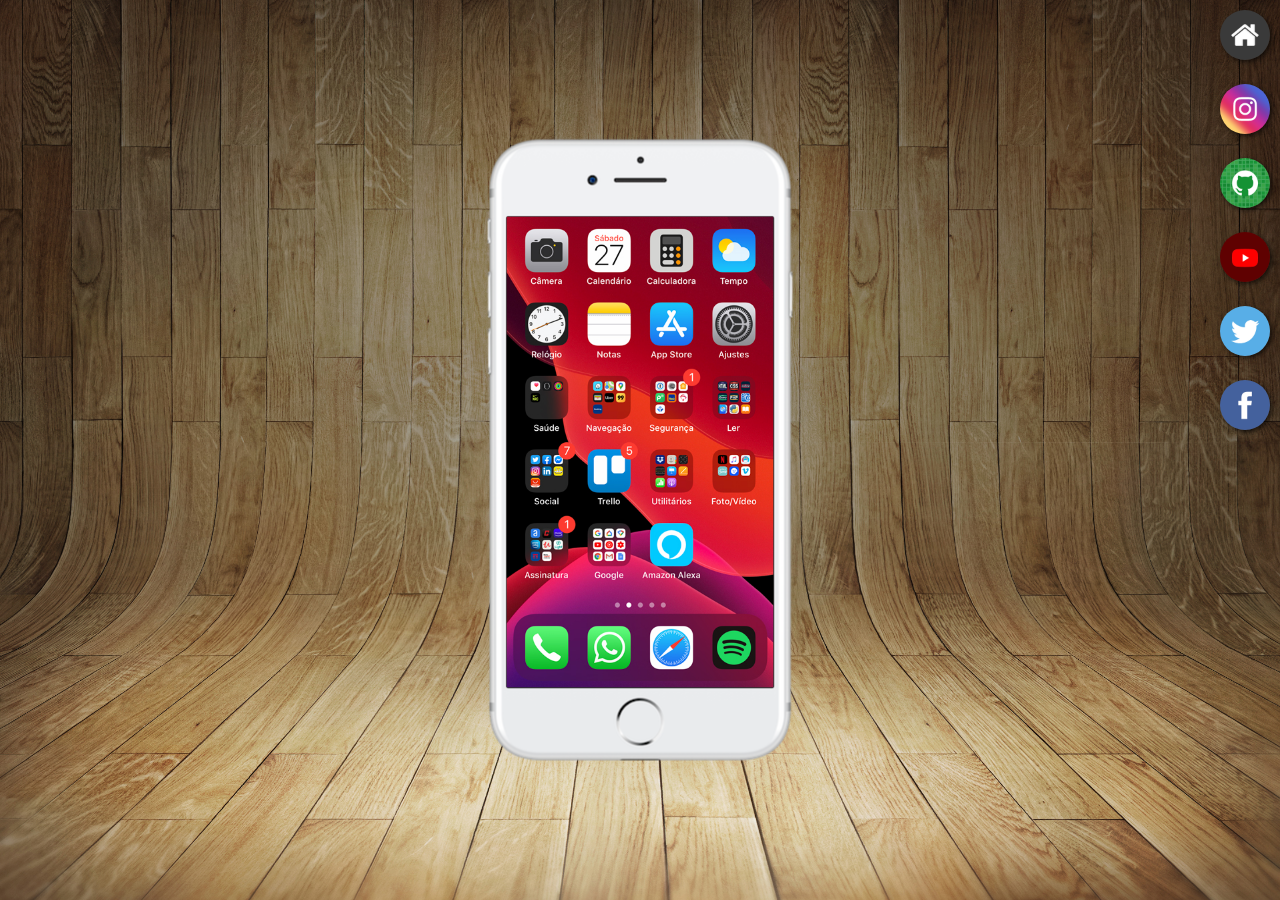
<file: index.html>
<!DOCTYPE html>
<html lang="pt-br">
<head>
    <meta charset="UTF-8">
    <meta name="viewport" content="width=device-width, initial-scale=1.0">
    <title>Projeto Redes Sociais</title>
    <link rel="shortcut icon" href="favicon.ico" type="image/x-icon">
    <link rel="stylesheet" href="estilos/style.css">
</head>
<body>
    <main>
        <section id="telefone">
            <iframe src="home.html" name="tela" id="tela" frameborder="0"></iframe>
        </section>
        <section id="redes-sociais">
            <a href="home.html" target="tela"><img src="imagens/logo-home.jpg" alt="Home"></a><br>
            <a href="instagram.html" target="tela"><img src="imagens/logo-instagram.jpg" alt="Instaram"></a><br>
            <a href="github.html" target="tela"><img src="imagens/logo-github.jpg" alt="GitHub"></a><br>
            <a href="youtube.html" target="tela"><img src="imagens/logo-youtube.jpg" alt="Youtube"></a><br>
            <a href="twitter.html" target="tela"><img src="imagens/logo-twitter.jpg" alt="Twitter"></a><br>
            <a href="facebook.html" target="tela"><img src="imagens/logo-facebook.jpg" alt="Facebook"></a>
        </section>
    </main>
</body>
</html>
</file>
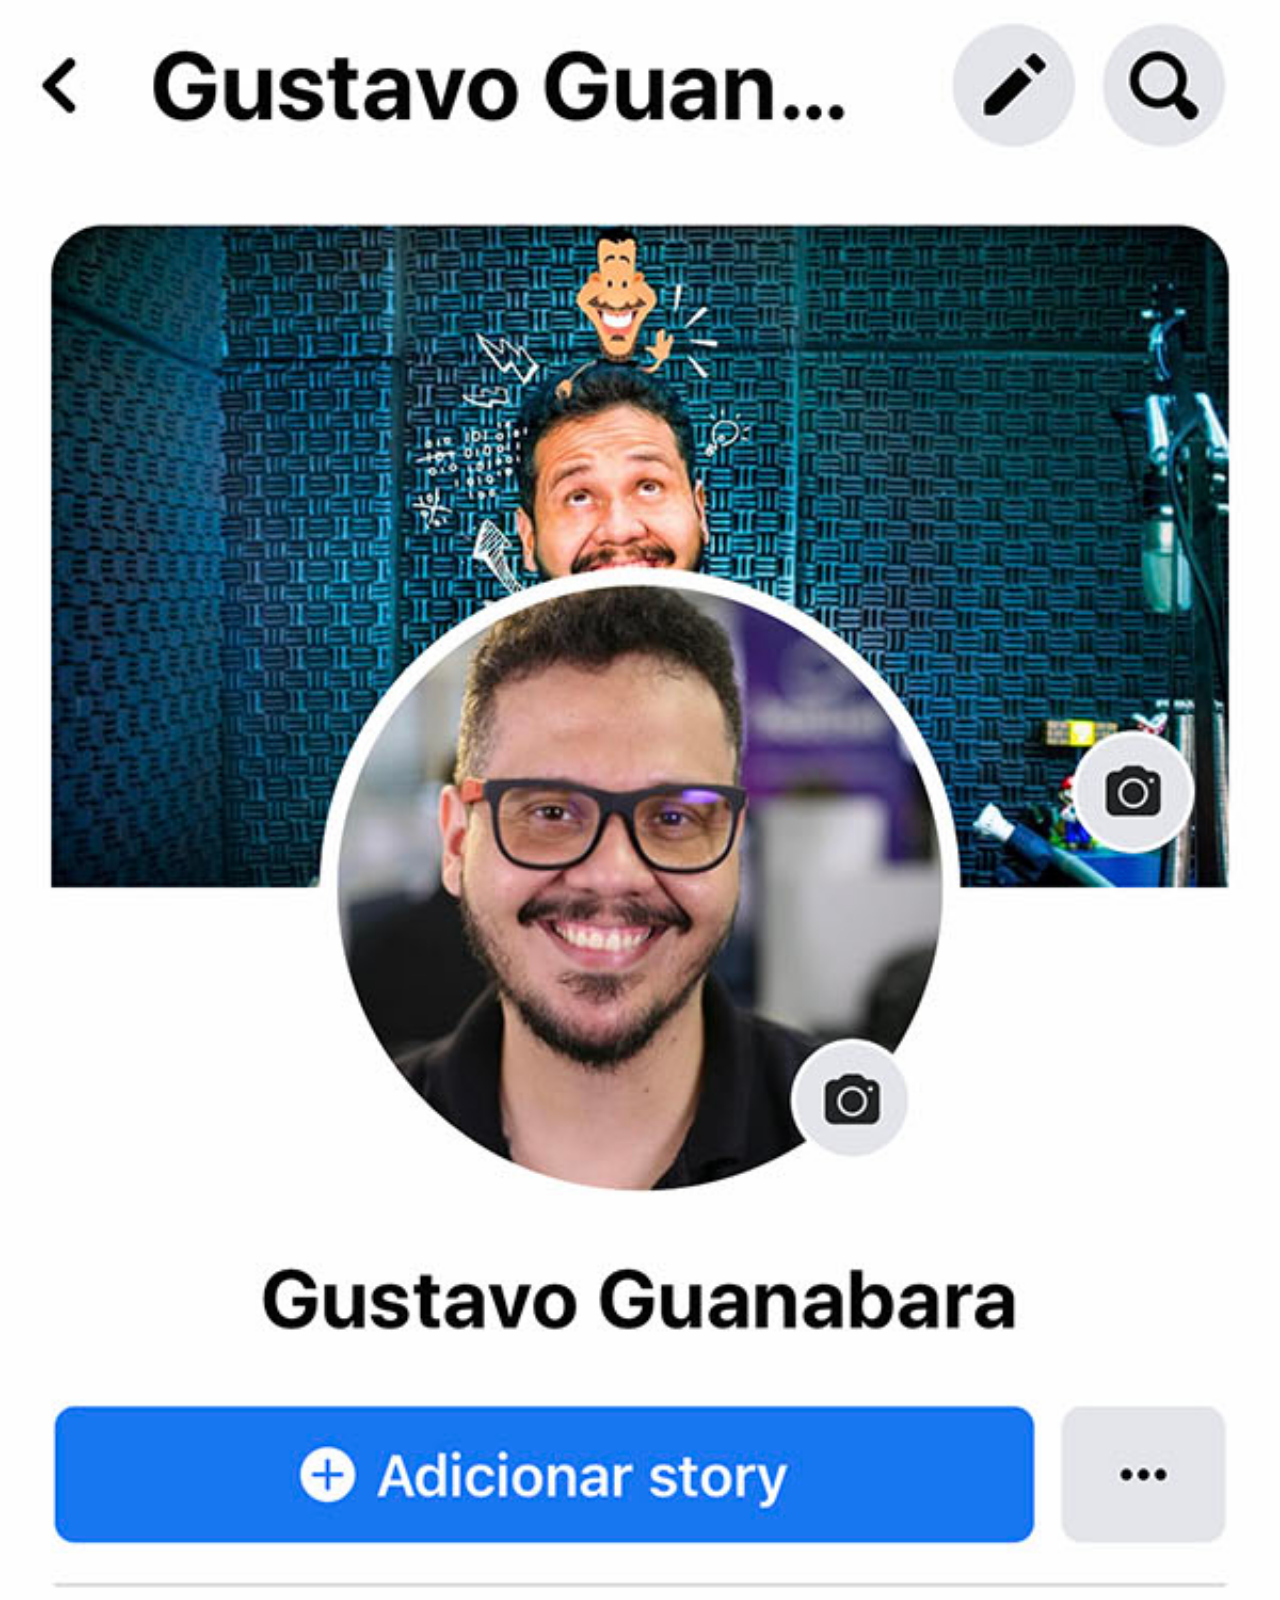
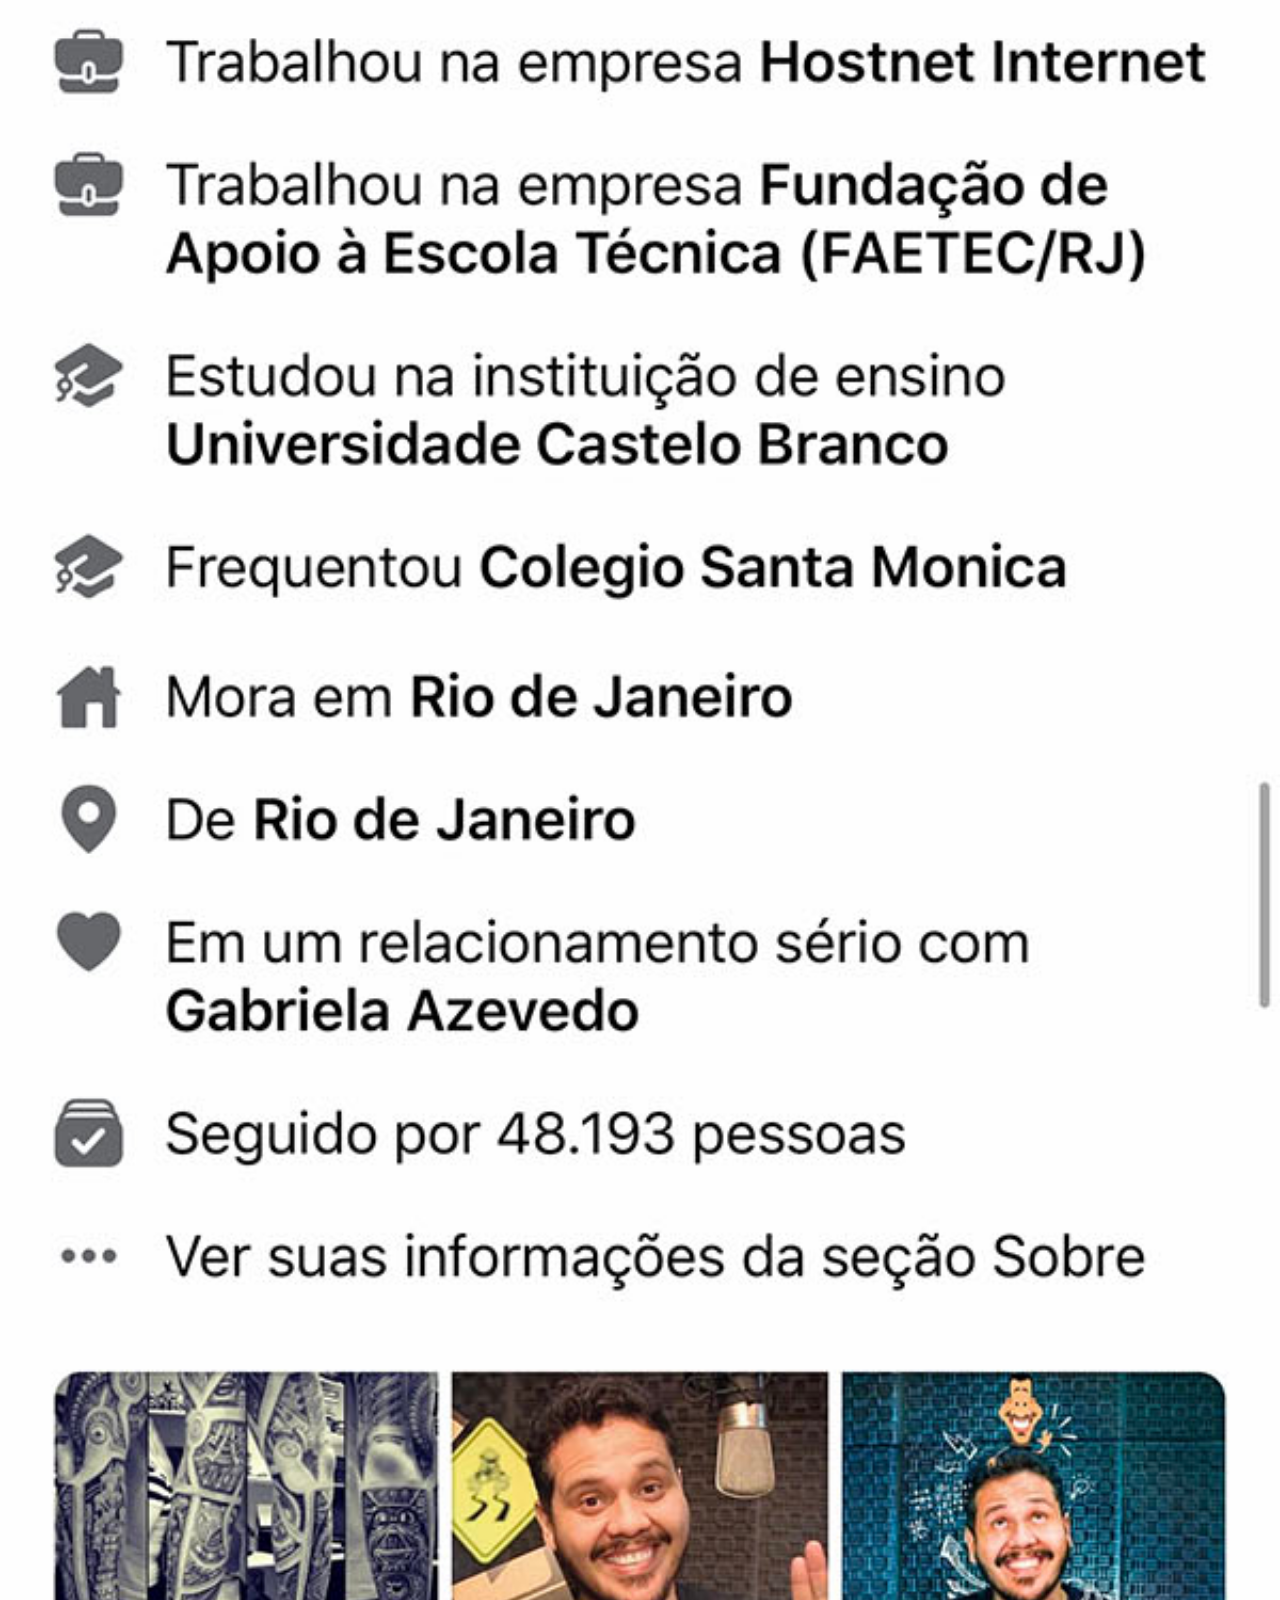
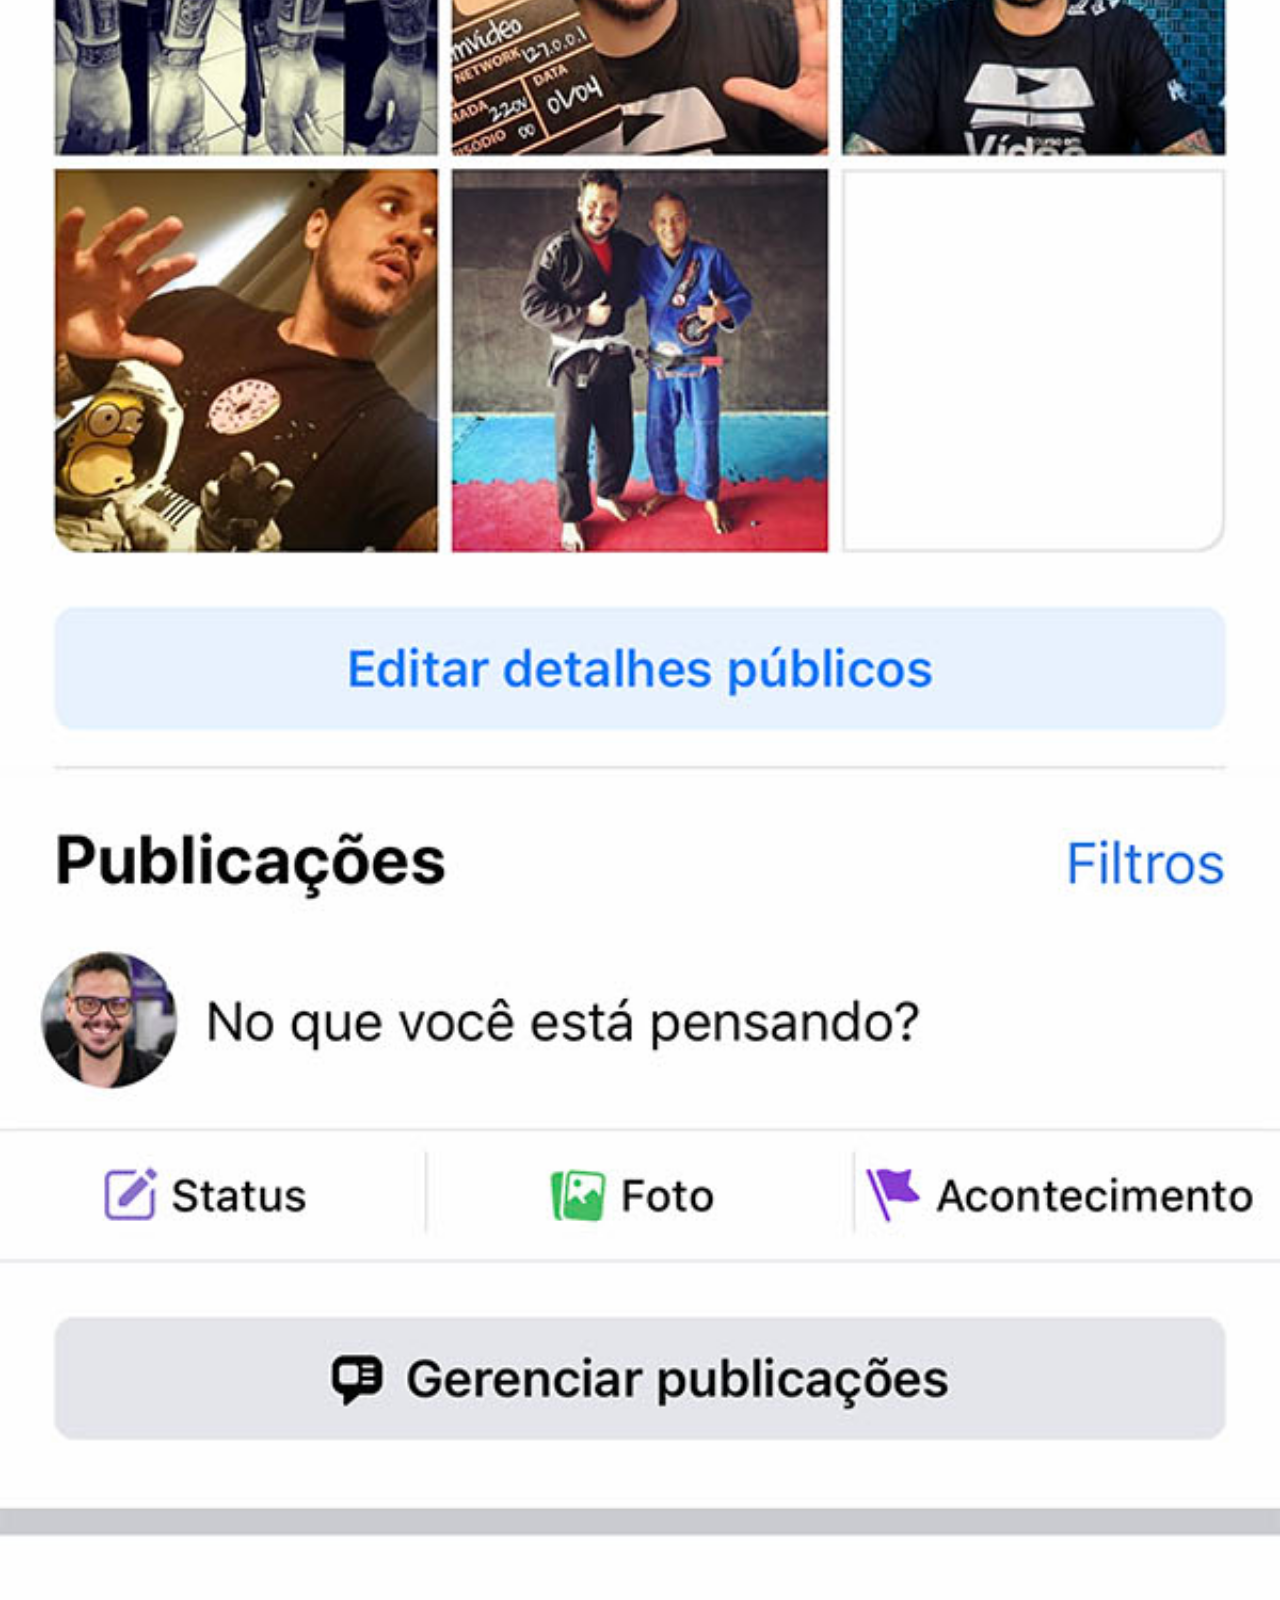
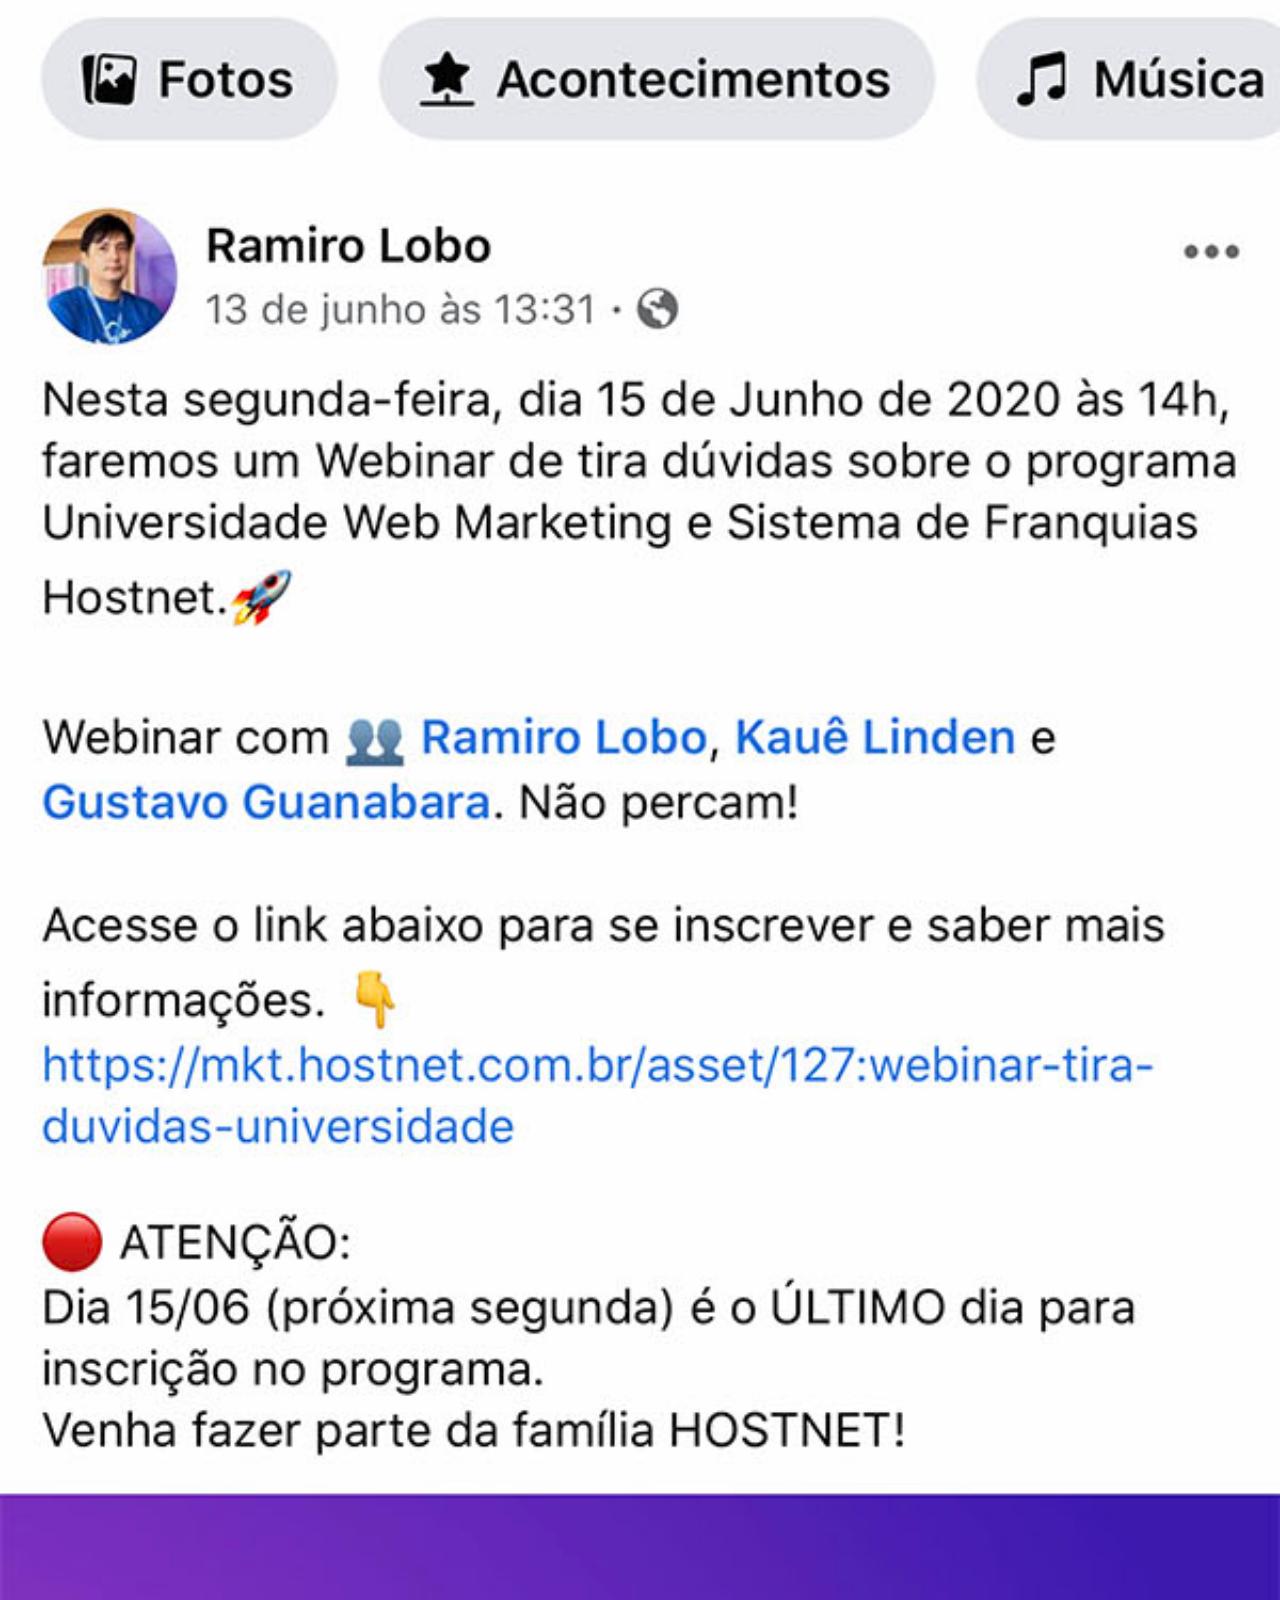
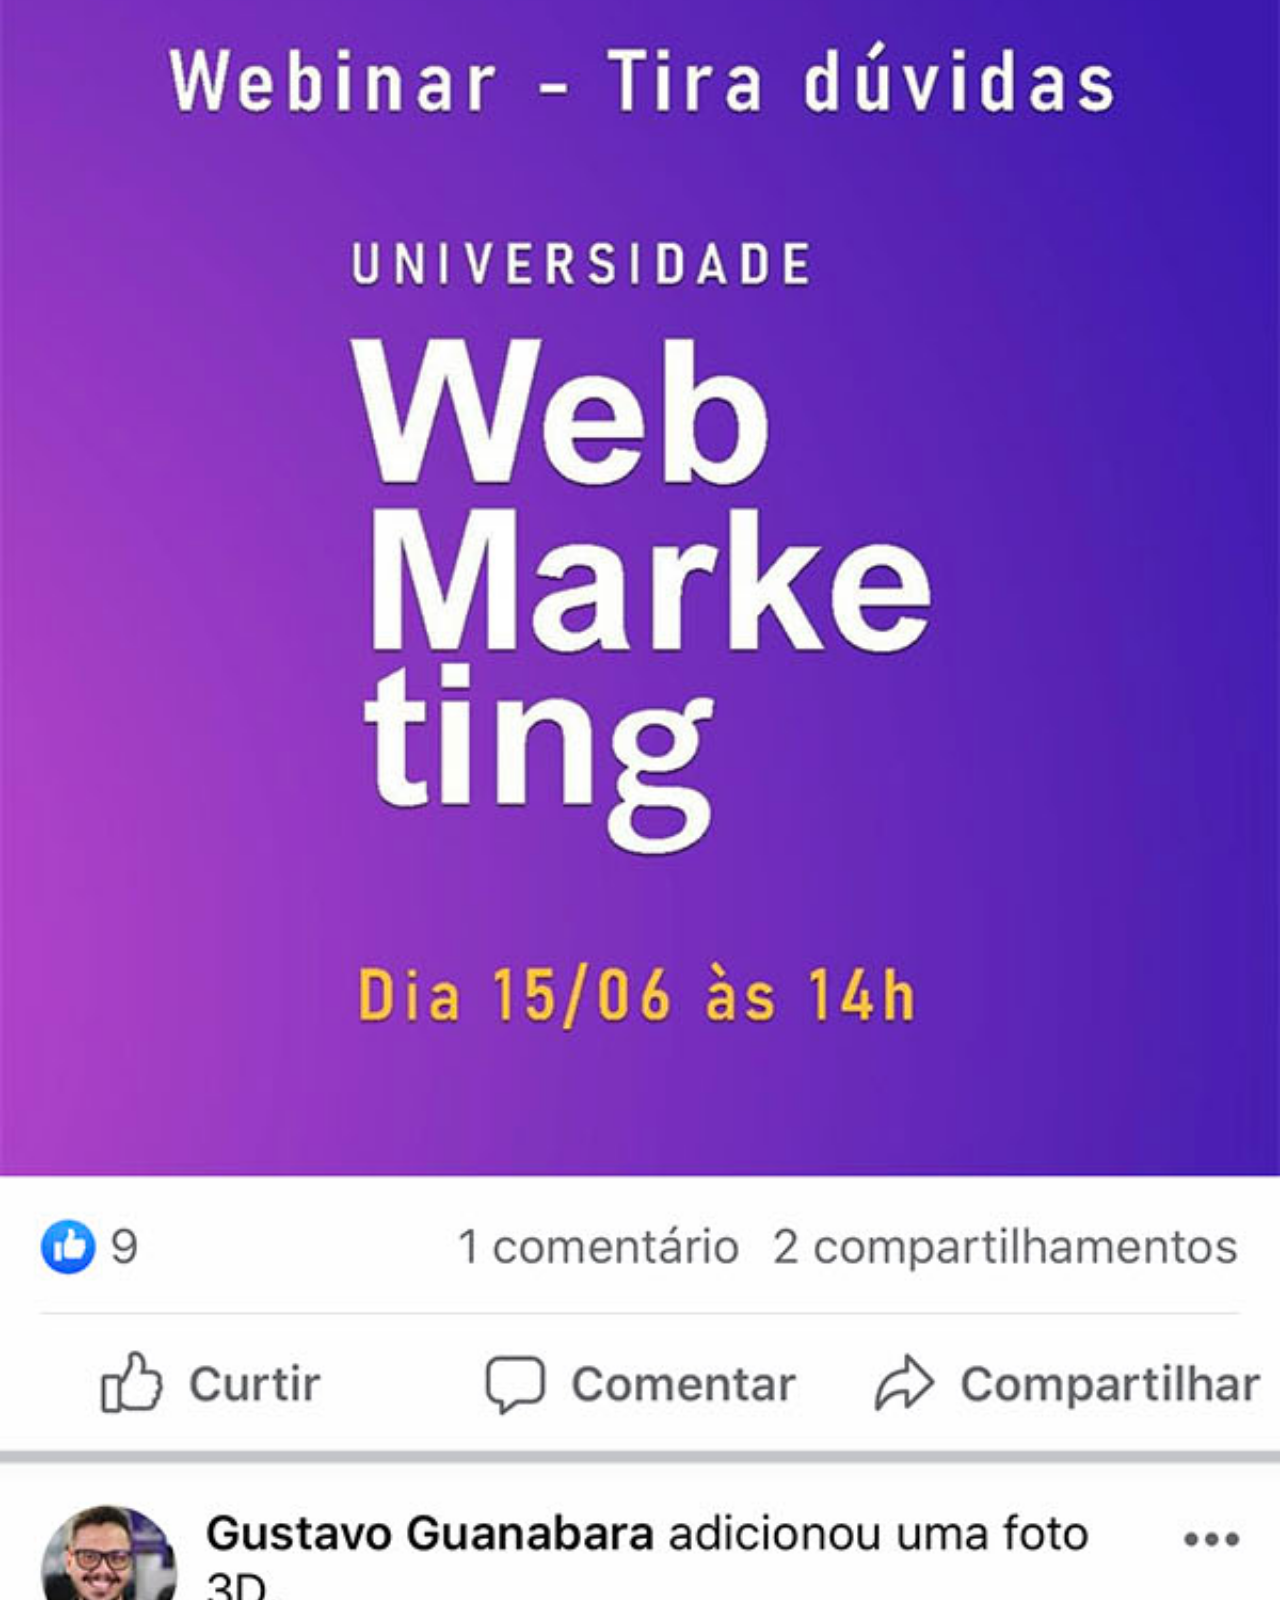
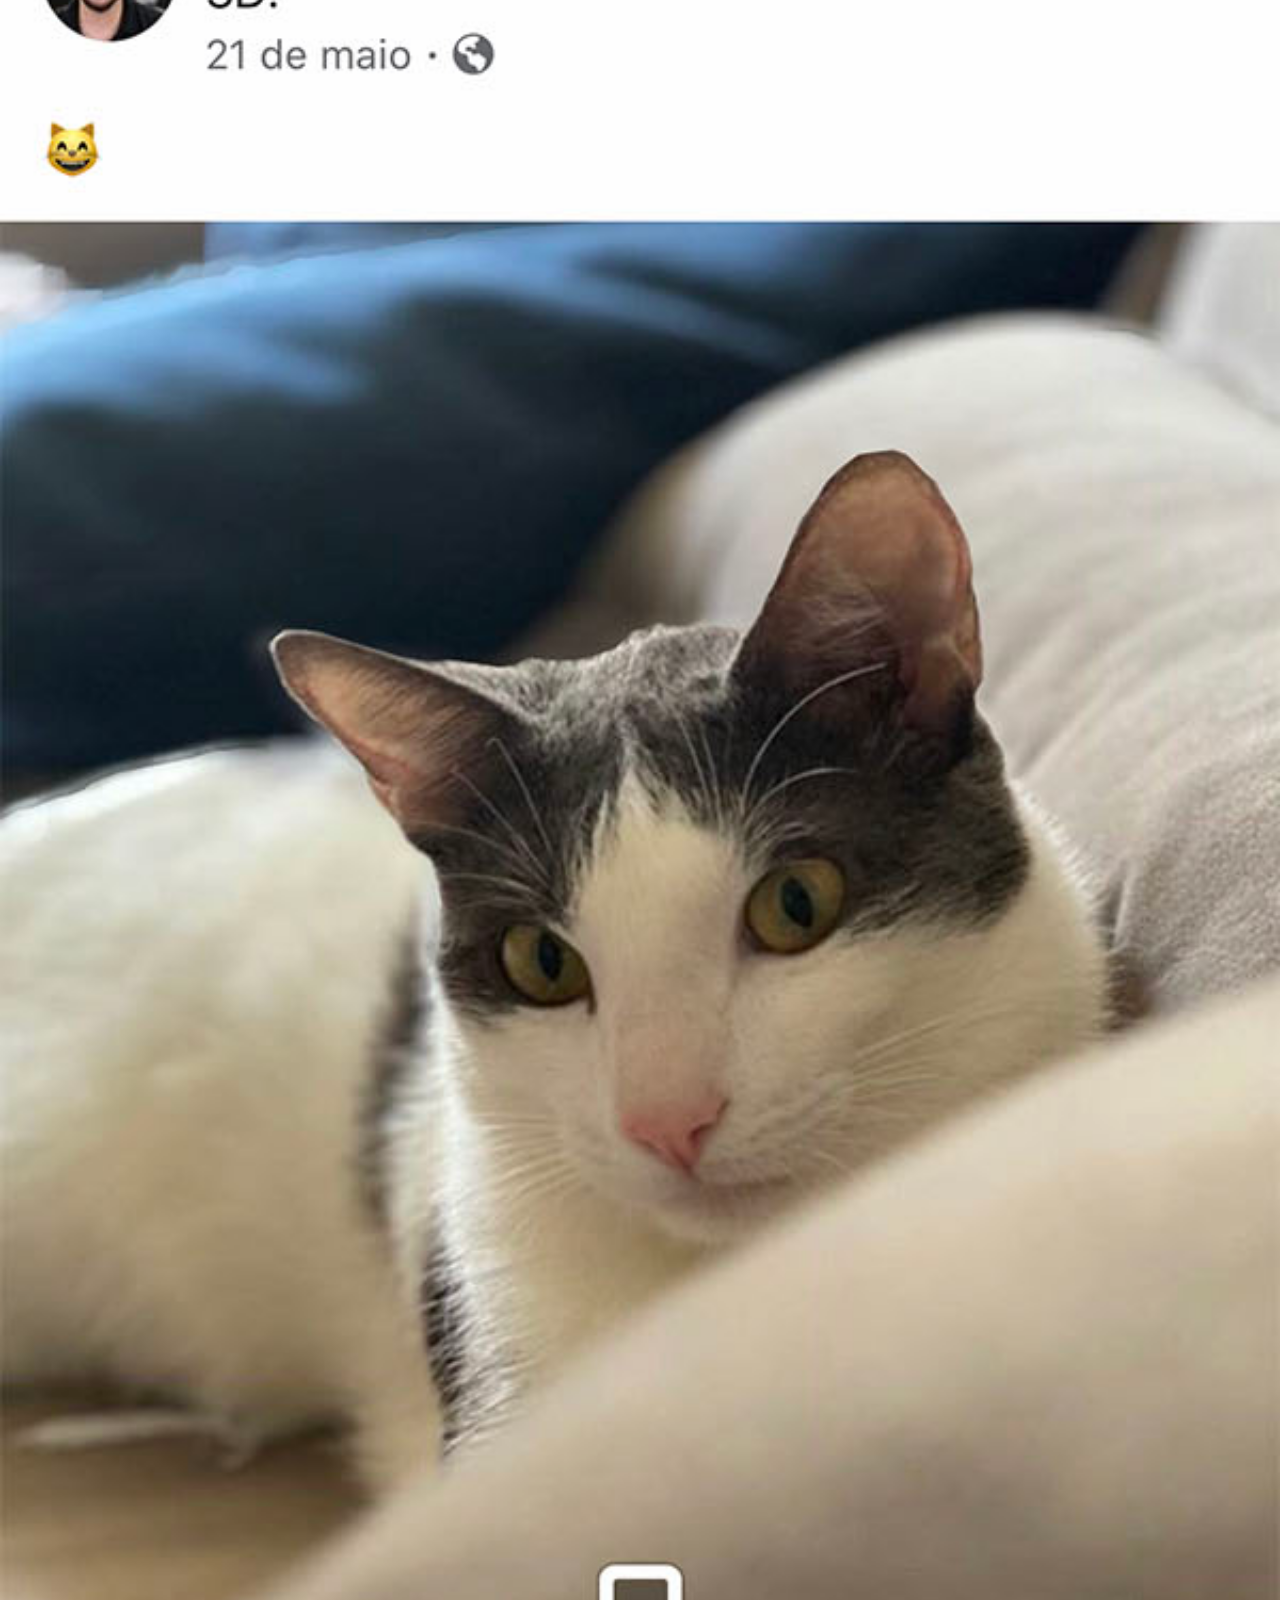
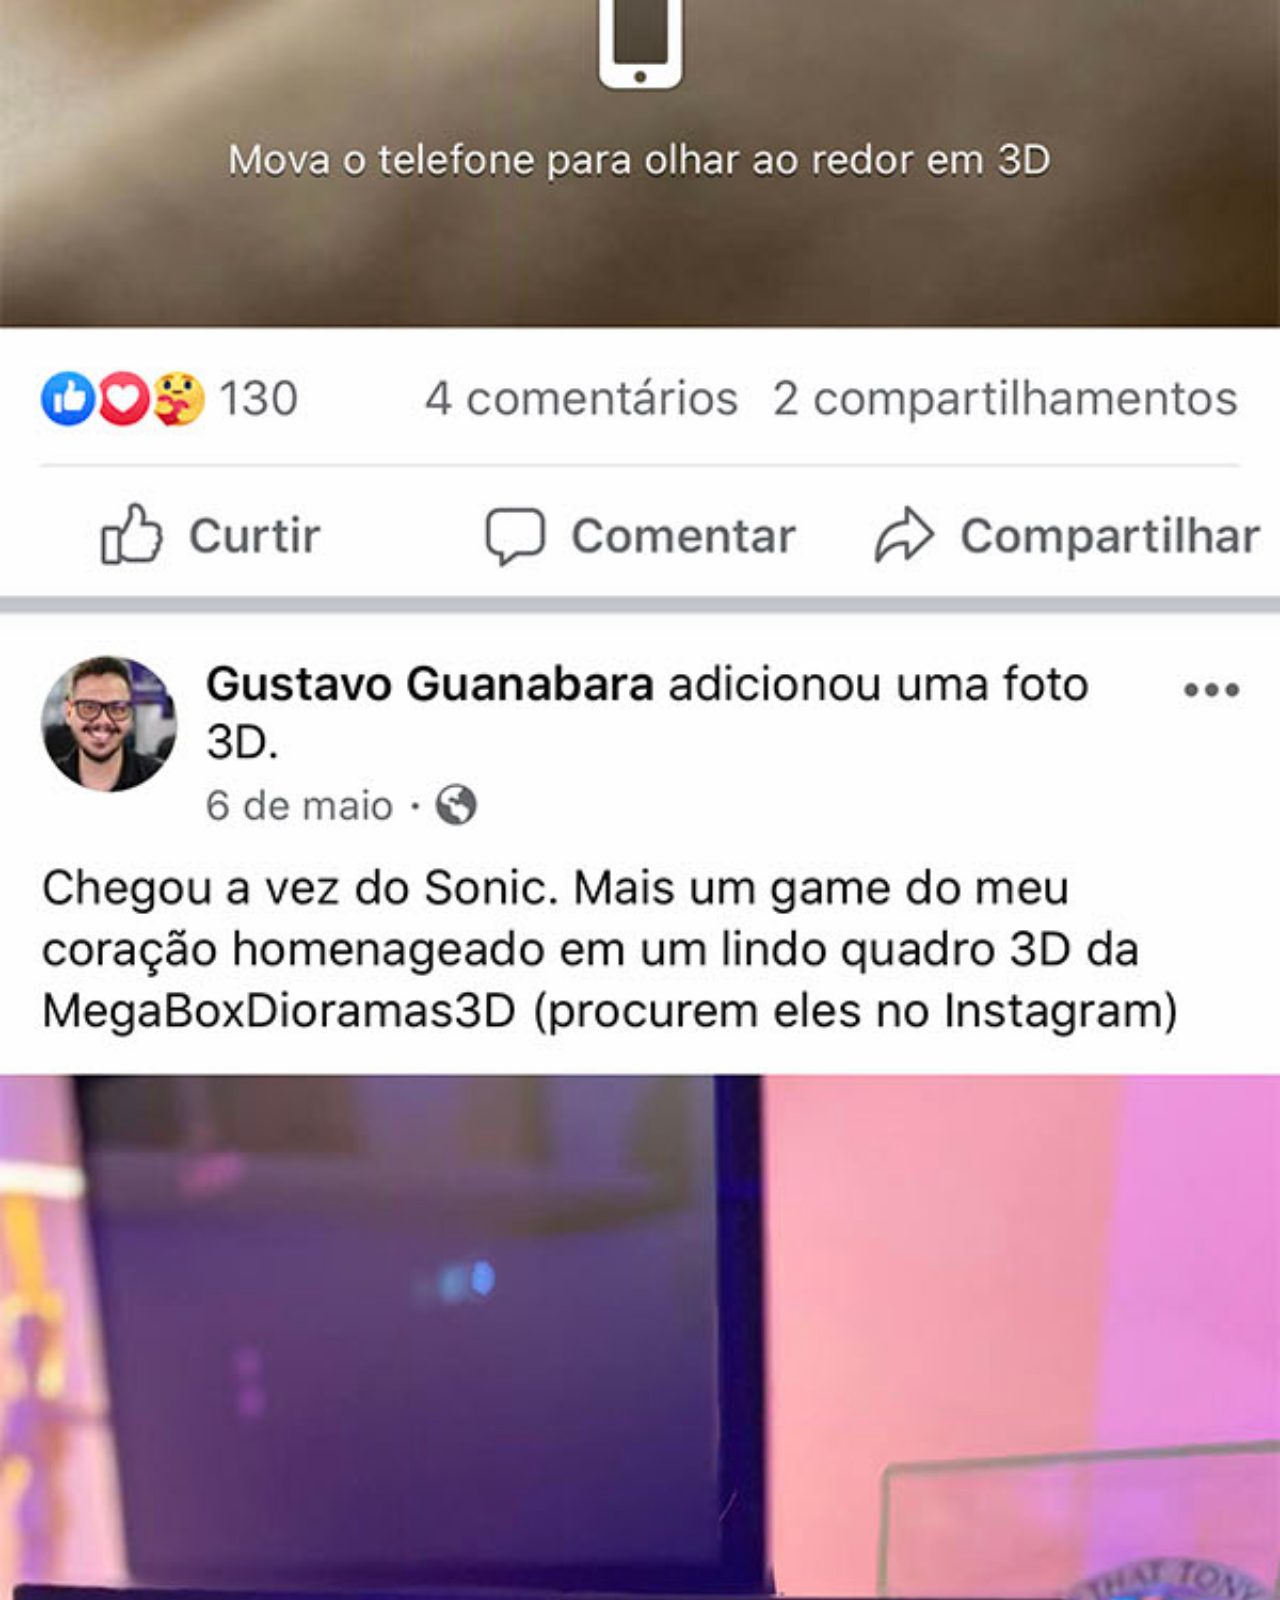
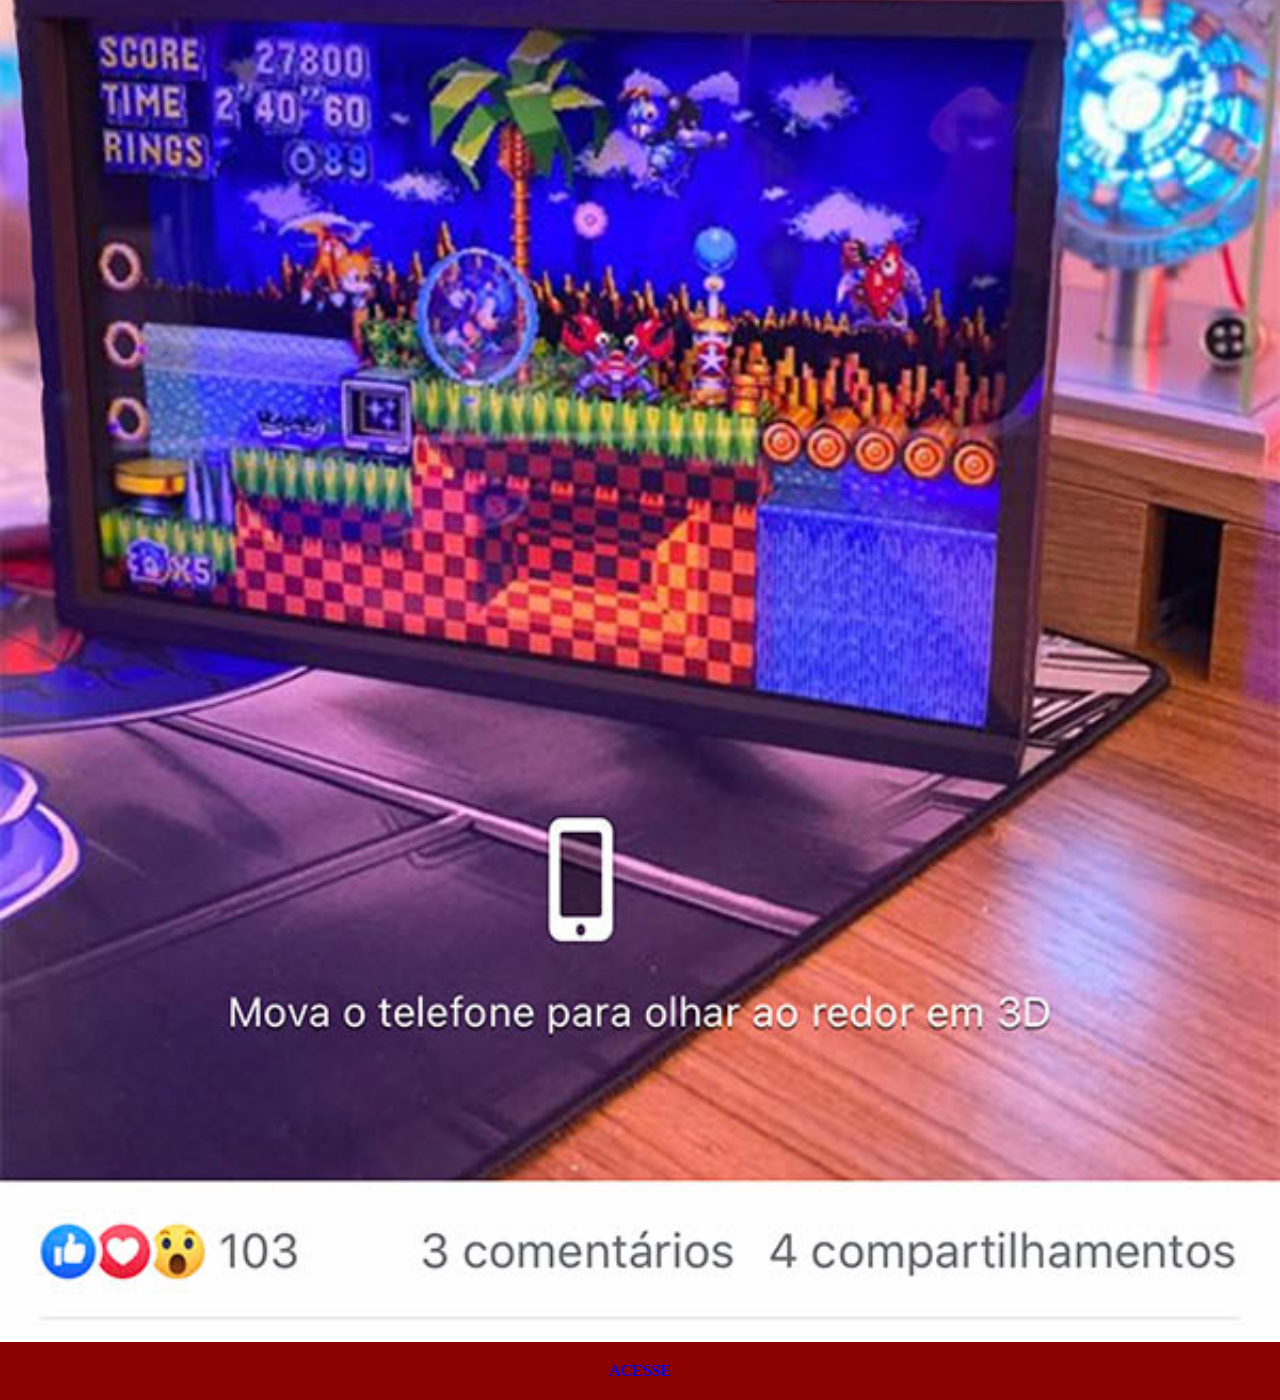
<file: facebook.html>
<!DOCTYPE html>
<html lang="pt-br">
<head>
    <meta charset="UTF-8">
    <meta name="viewport" content="width=device-width, initial-scale=1.0">
    <title>Facebook</title>
    <link rel="stylesheet" href="estilos/social.css">
</head>
<body>
    <img src="imagens/tela-facebook.jpg" alt="Facebook">
    <a href="https://www.facebook.com/?locale=pt_BR" target="_blank">ACESSE</a>
</body>
</html>
</file>
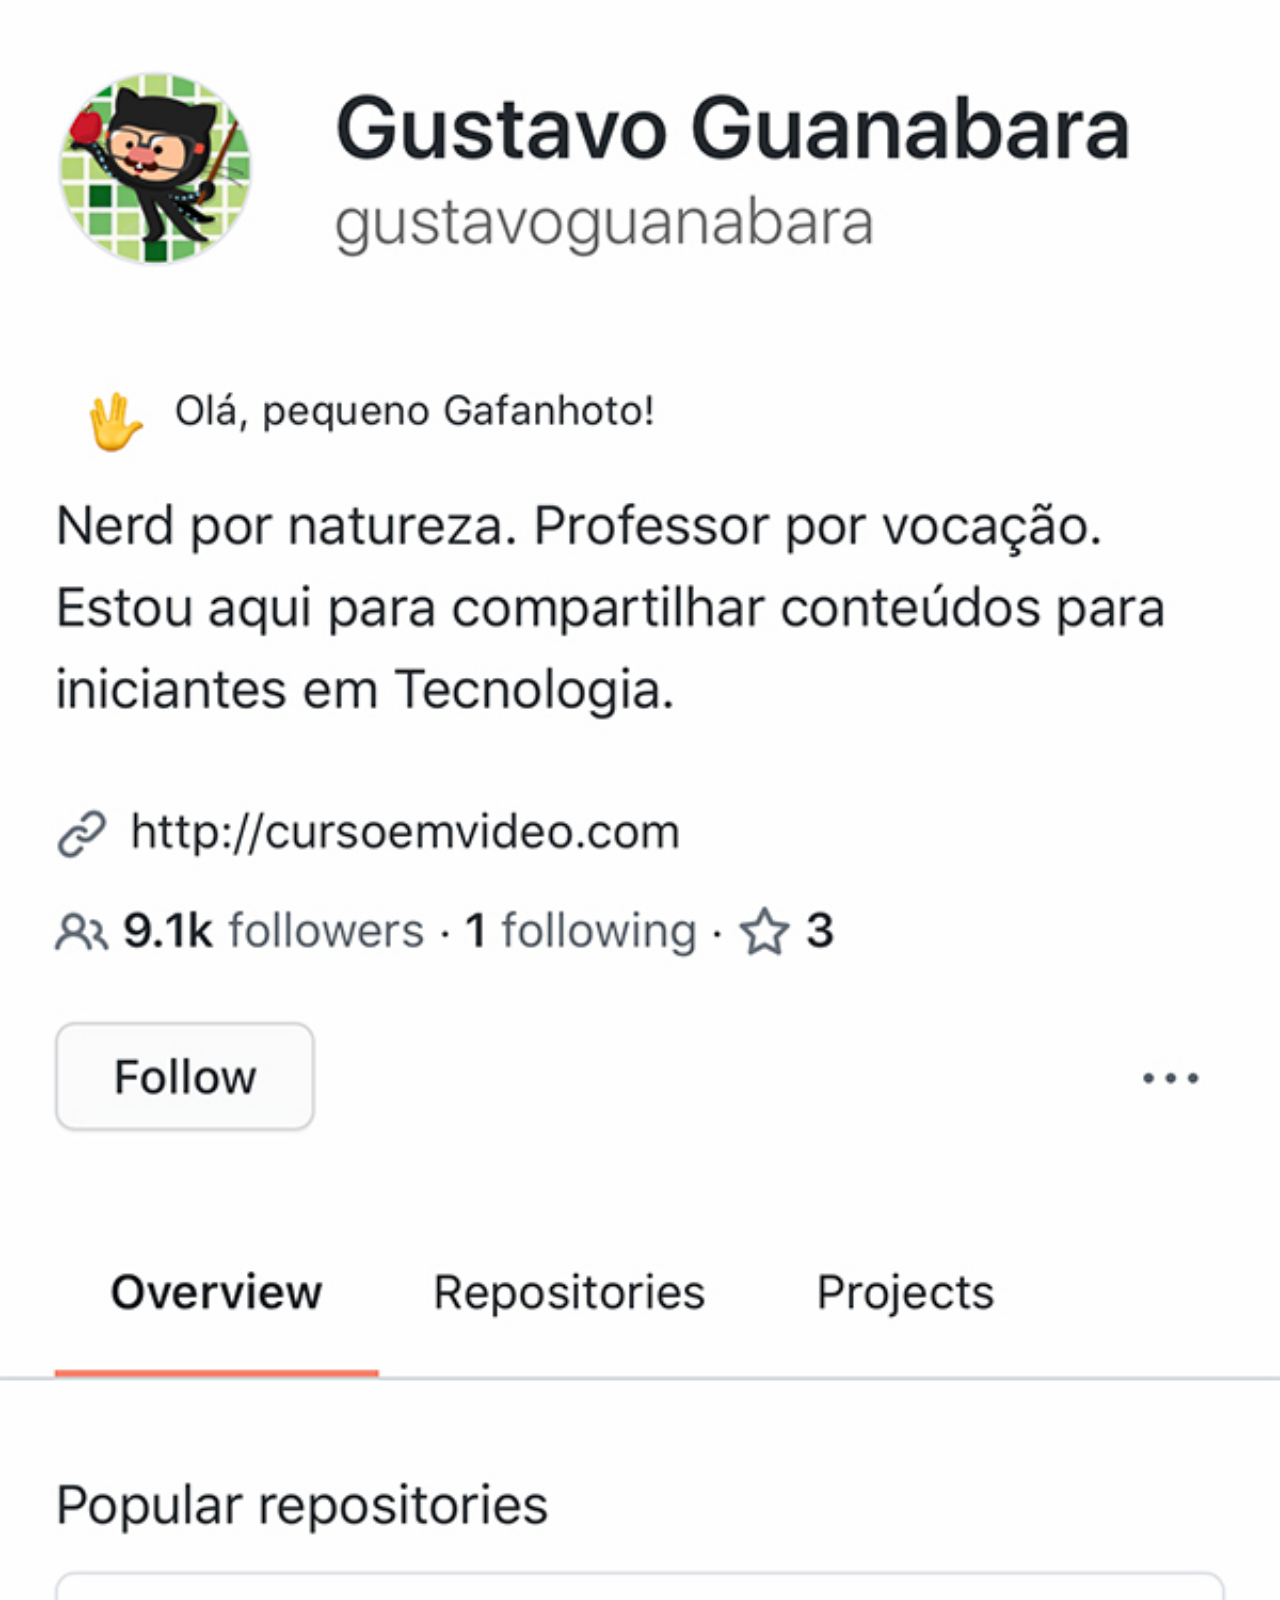
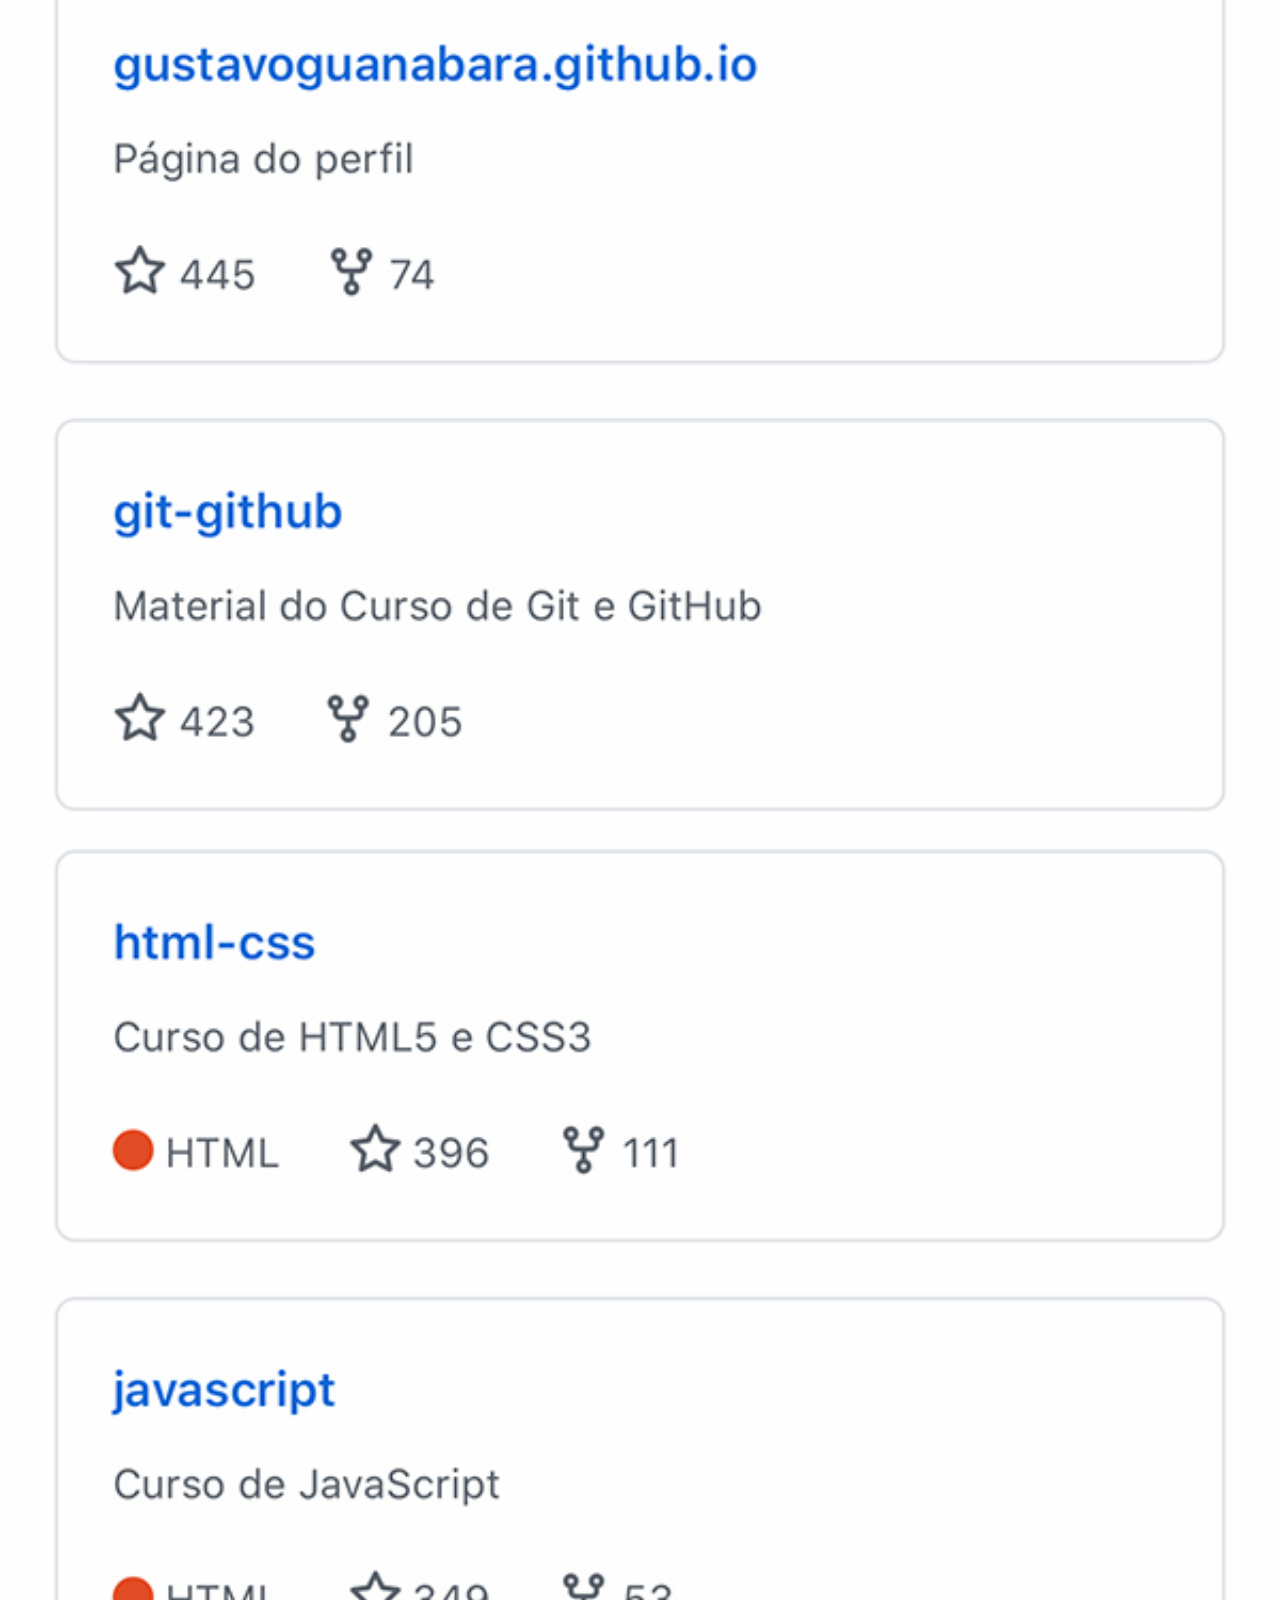
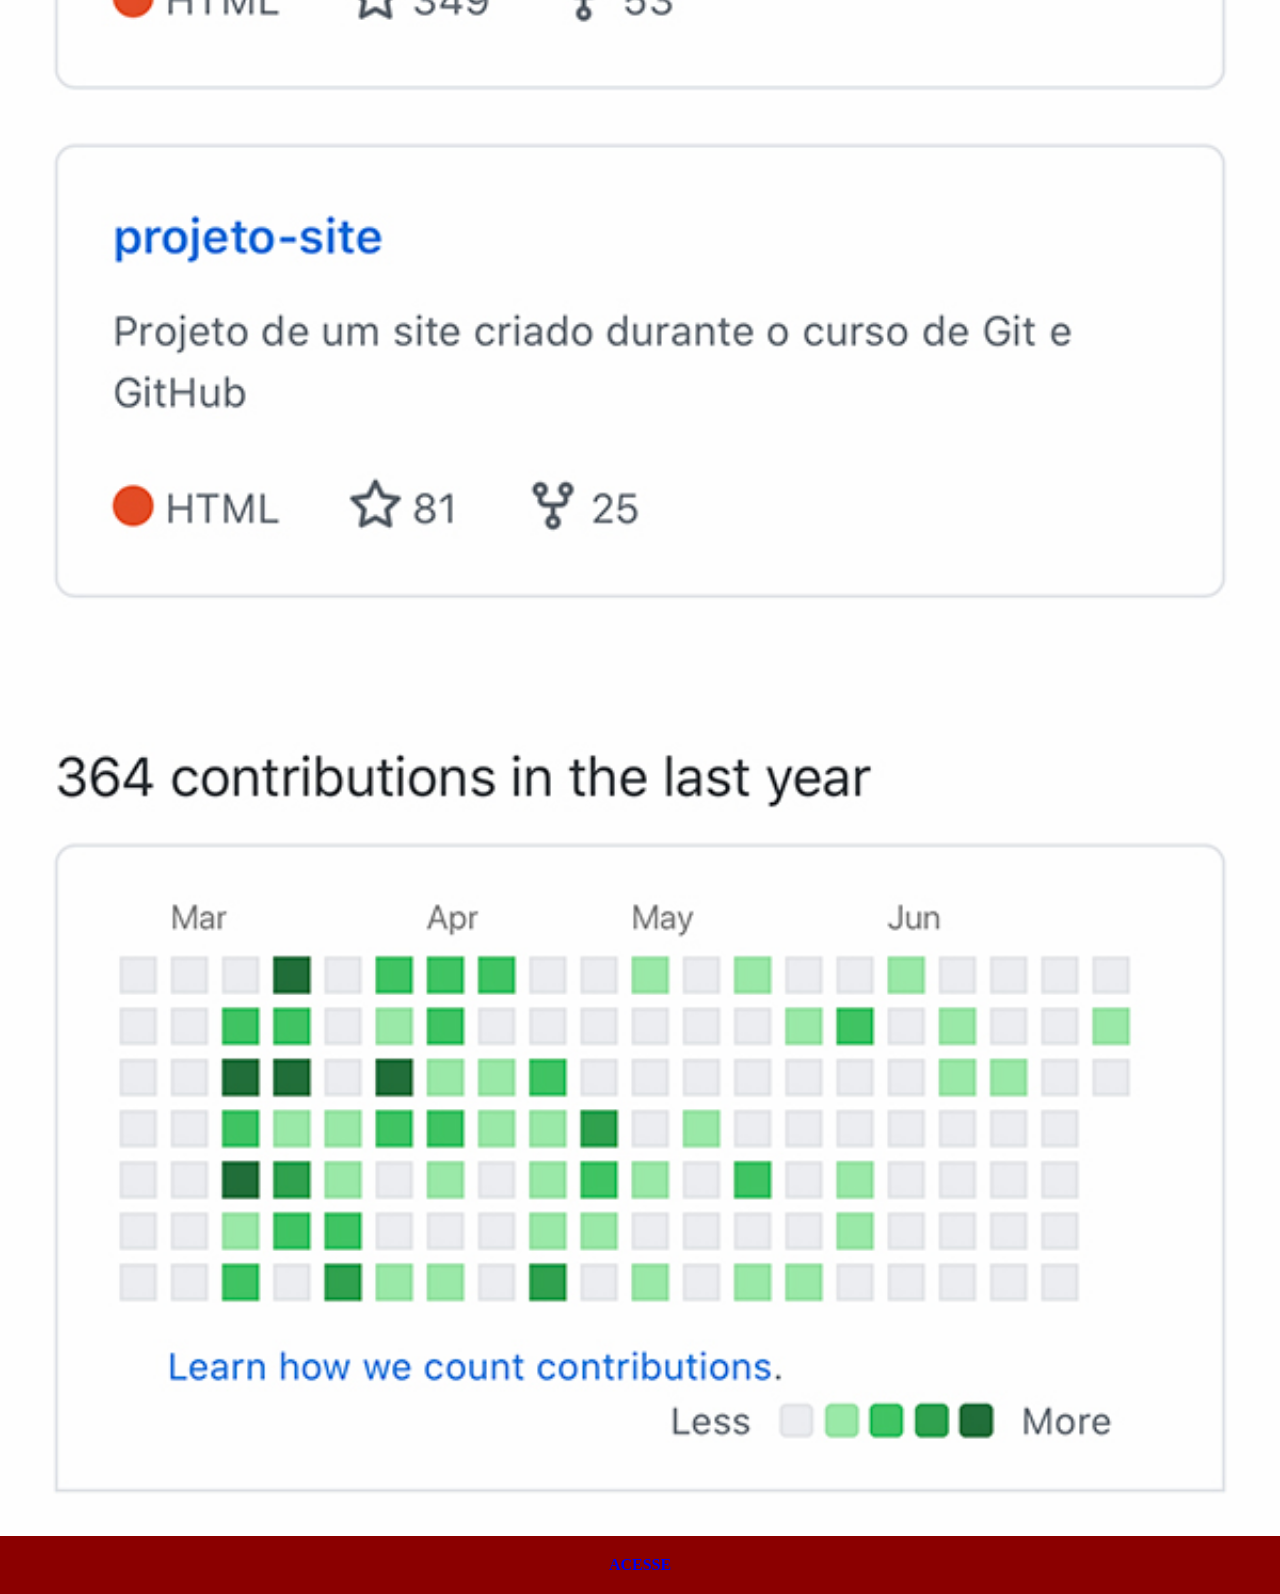
<file: github.html>
<!DOCTYPE html>
<html lang="pt-br">
<head>
    <meta charset="UTF-8">
    <meta name="viewport" content="width=device-width, initial-scale=1.0">
    <title>GitHub</title>
    <link rel="stylesheet" href="estilos/social.css">
</head>
<body>
    <img src="imagens/tela-github.jpg" alt="GitHub">
    <a href="https://github.com/Rodriigocamposs?tab=repositories" target="_blank">ACESSE</a>
</body>
</html>
</file>
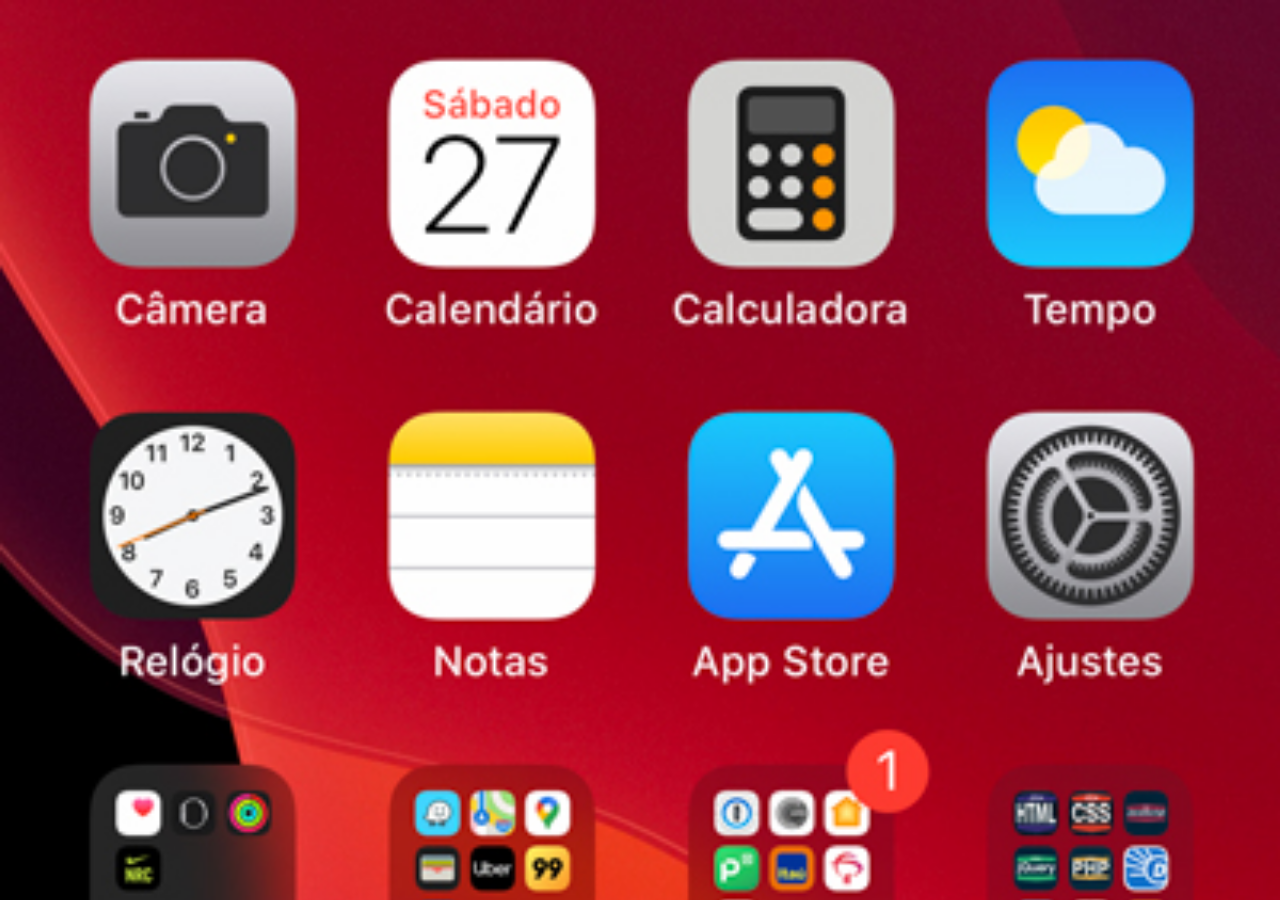
<file: home.html>
<!DOCTYPE html>
<html lang="pt-br">
<head>
    <meta charset="UTF-8">
    <meta name="viewport" content="width=device-width, initial-scale=1.0">
    <title>Home</title>
</head>
<style>
    *{
        margin: 0px;
        padding: 0px;
    }

    body{
        width: 10vw;
        height: 100vh;
        background: black url(imagens/tela-home.jpg)no-repeat top center;
        background-size: cover;
    }
</style>
<body>
    
</body>
</html>
</file>
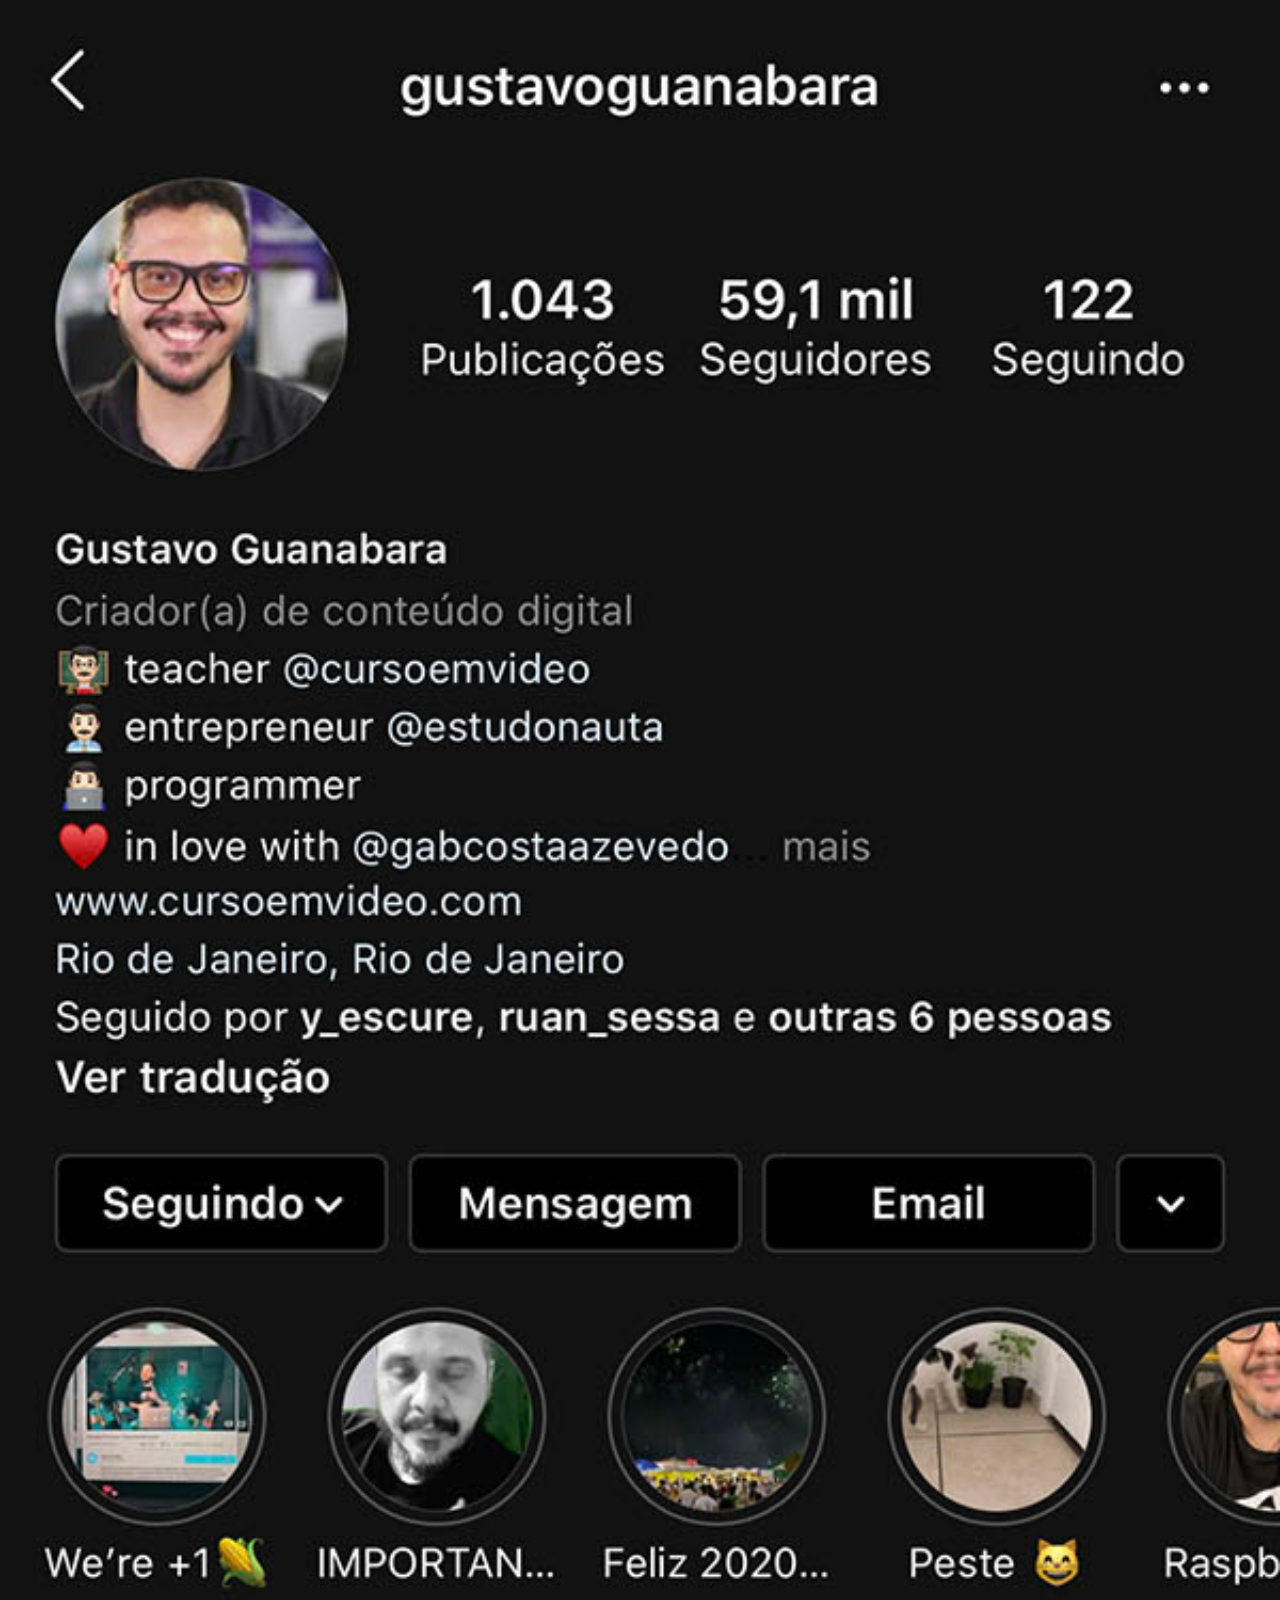
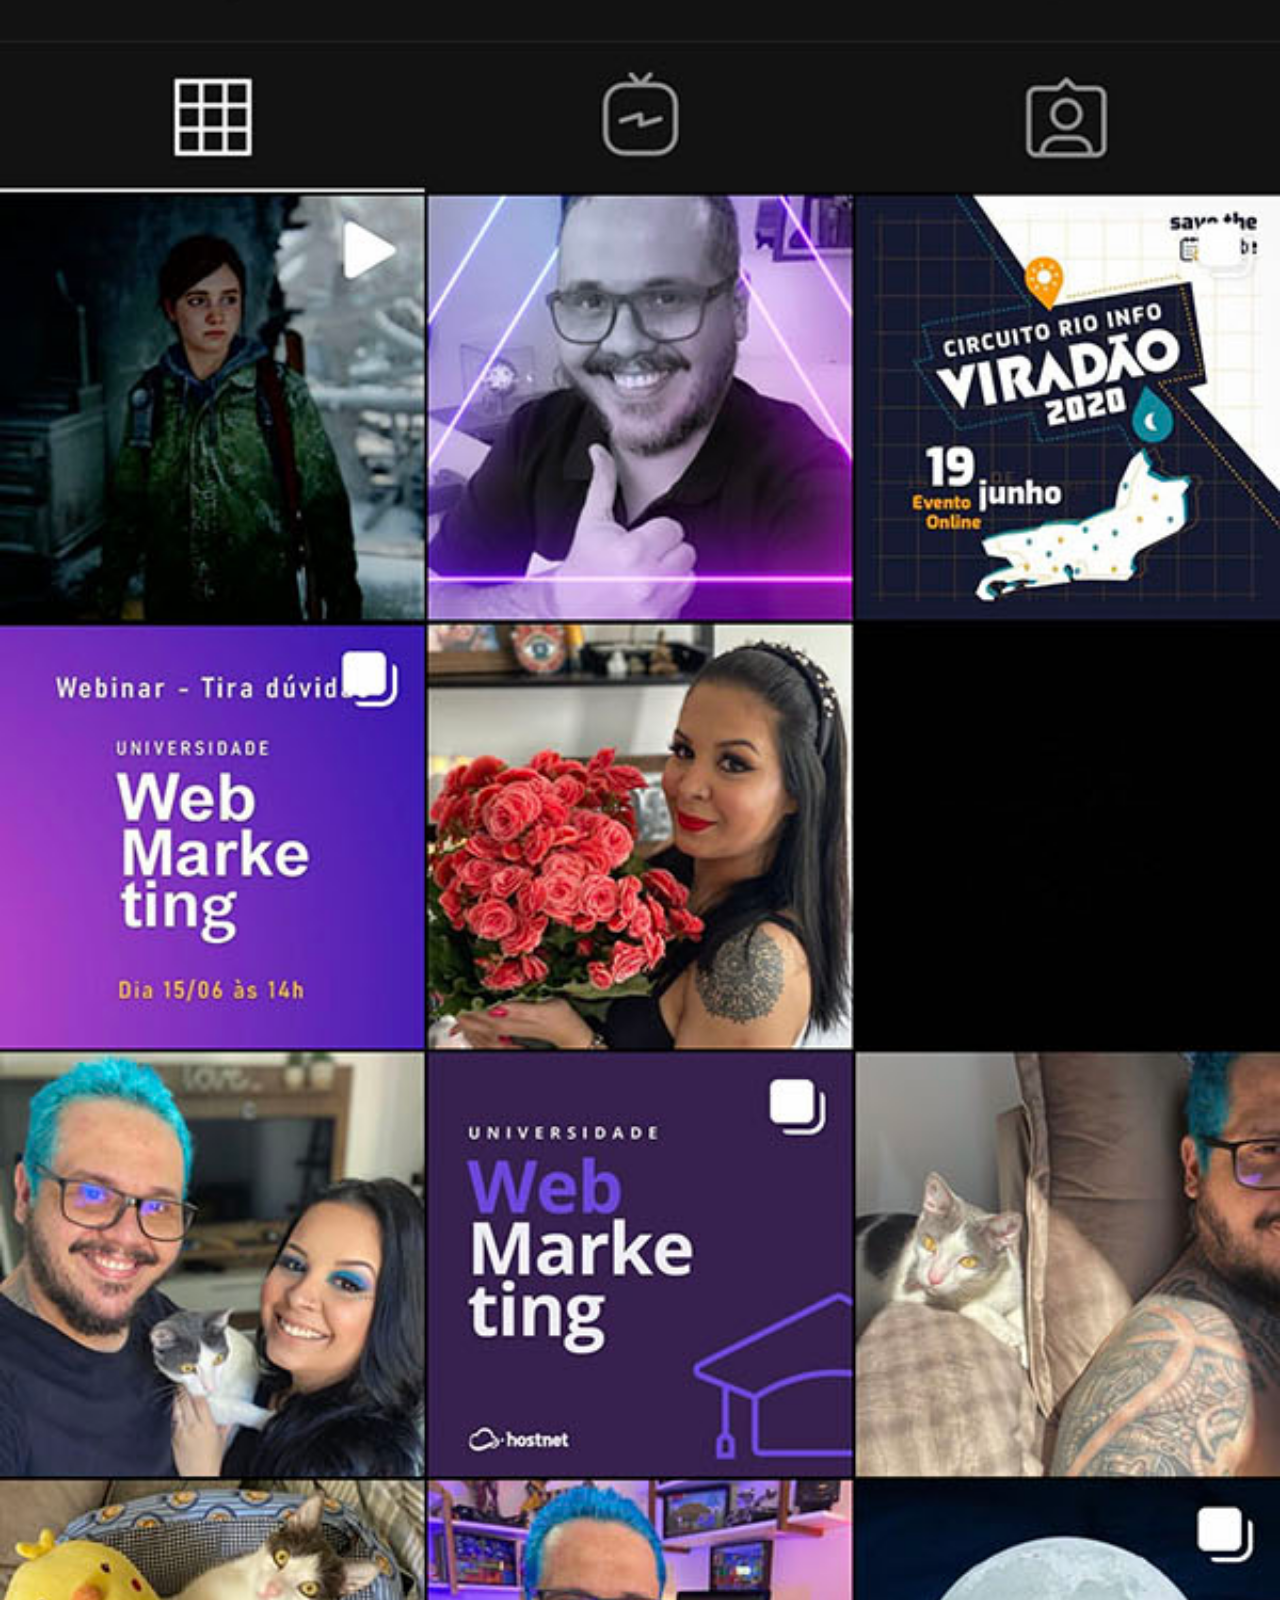
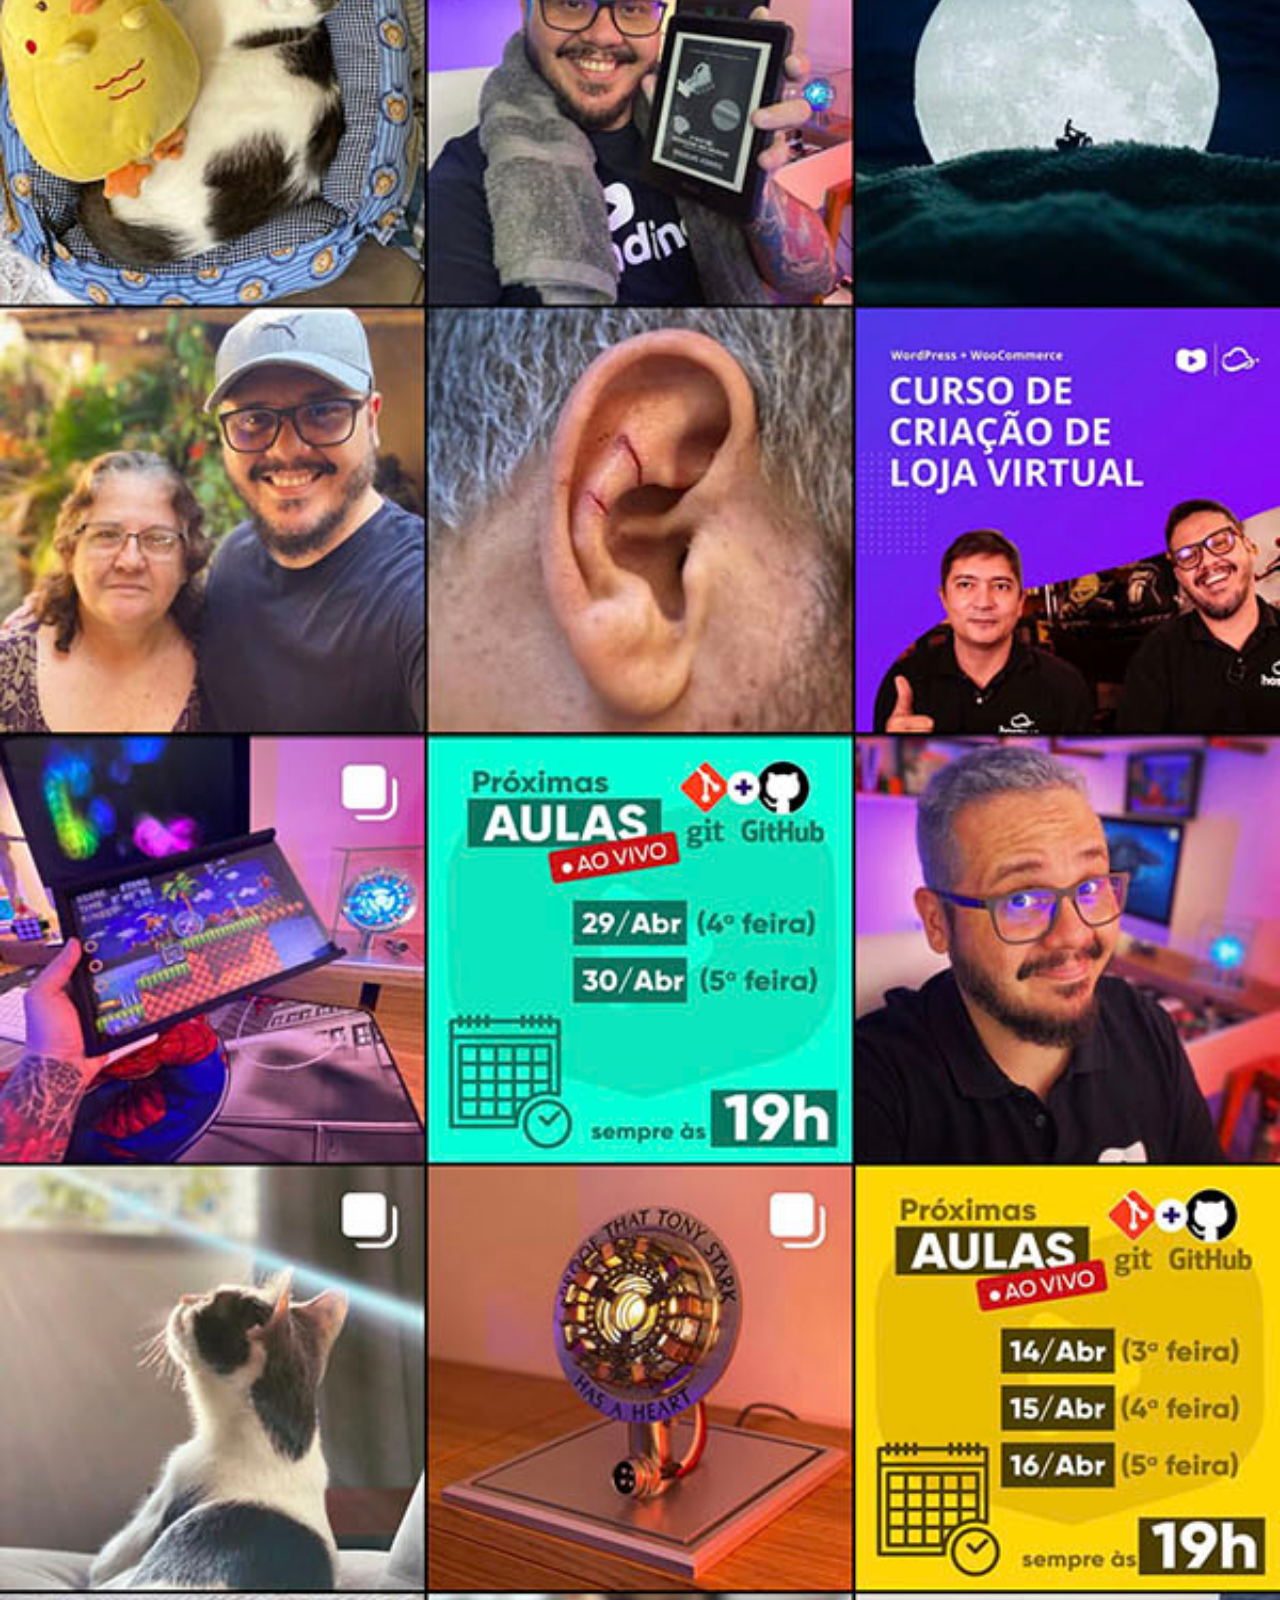
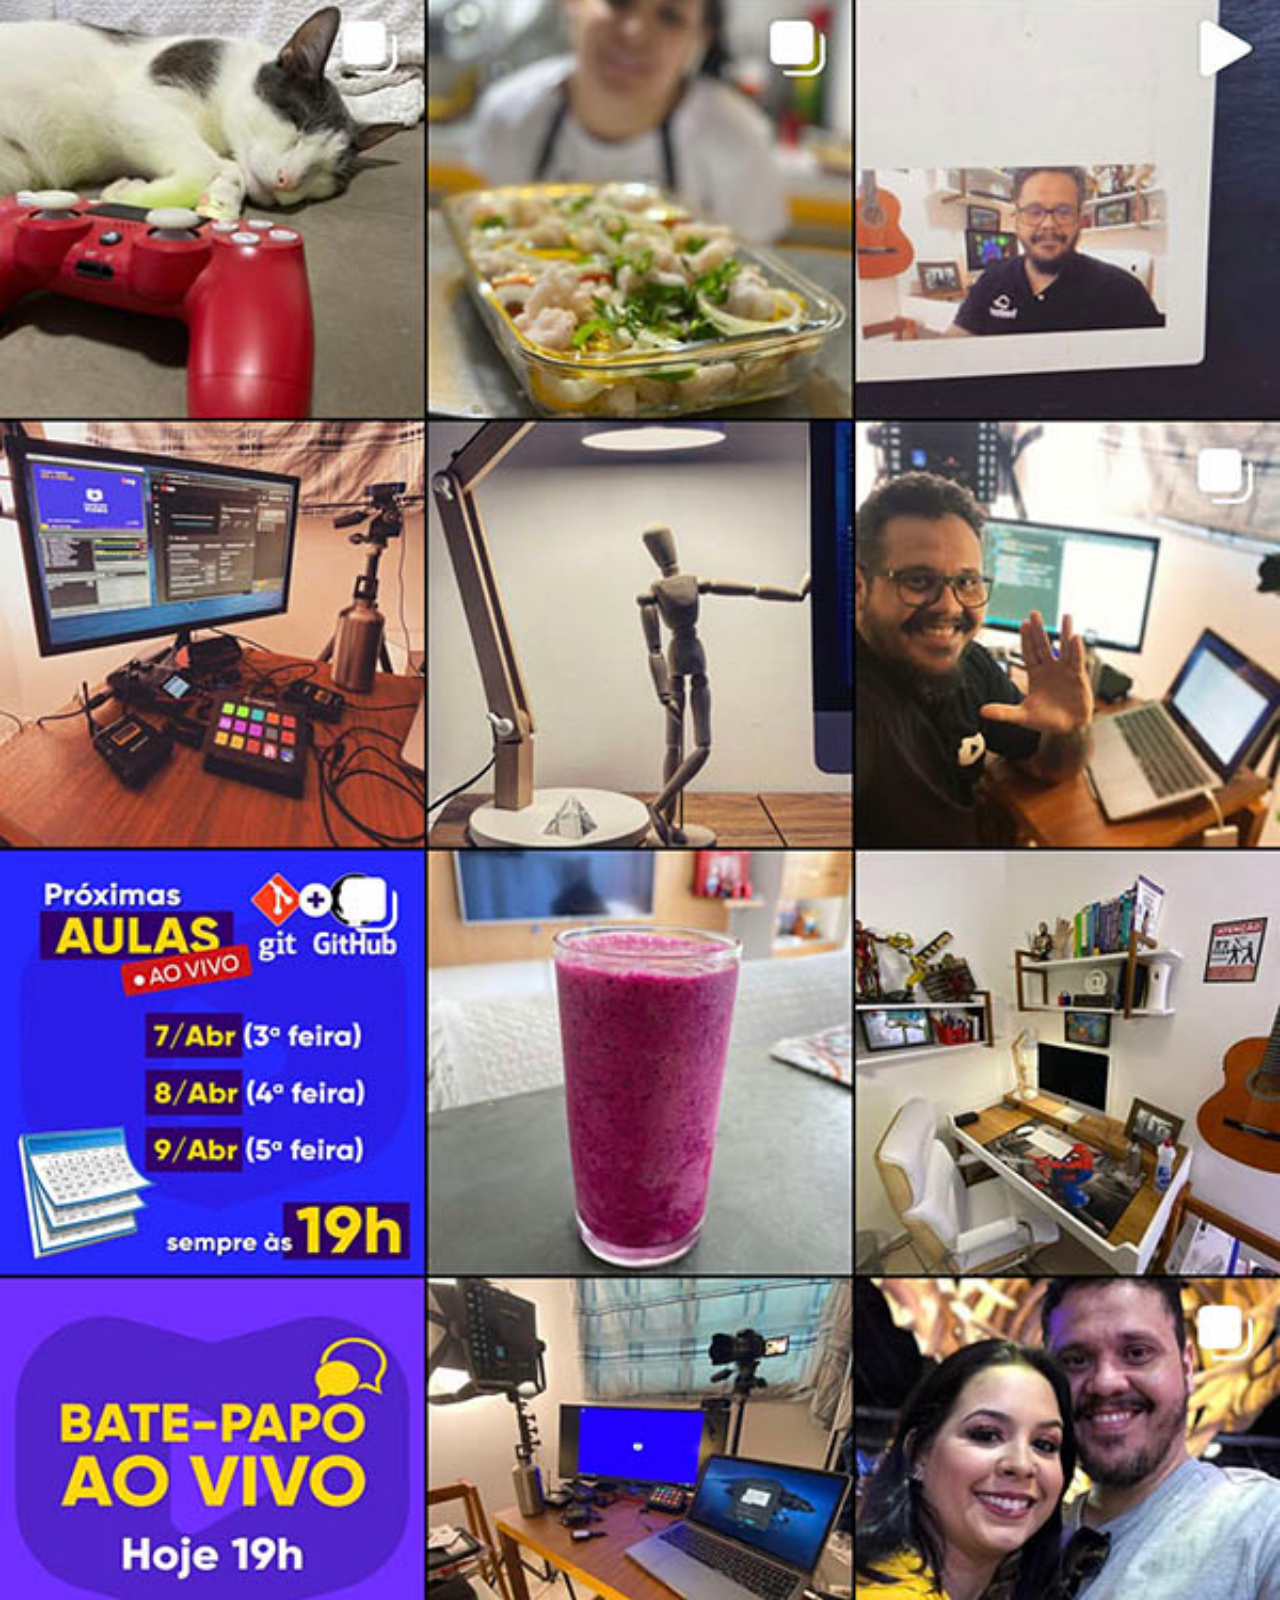
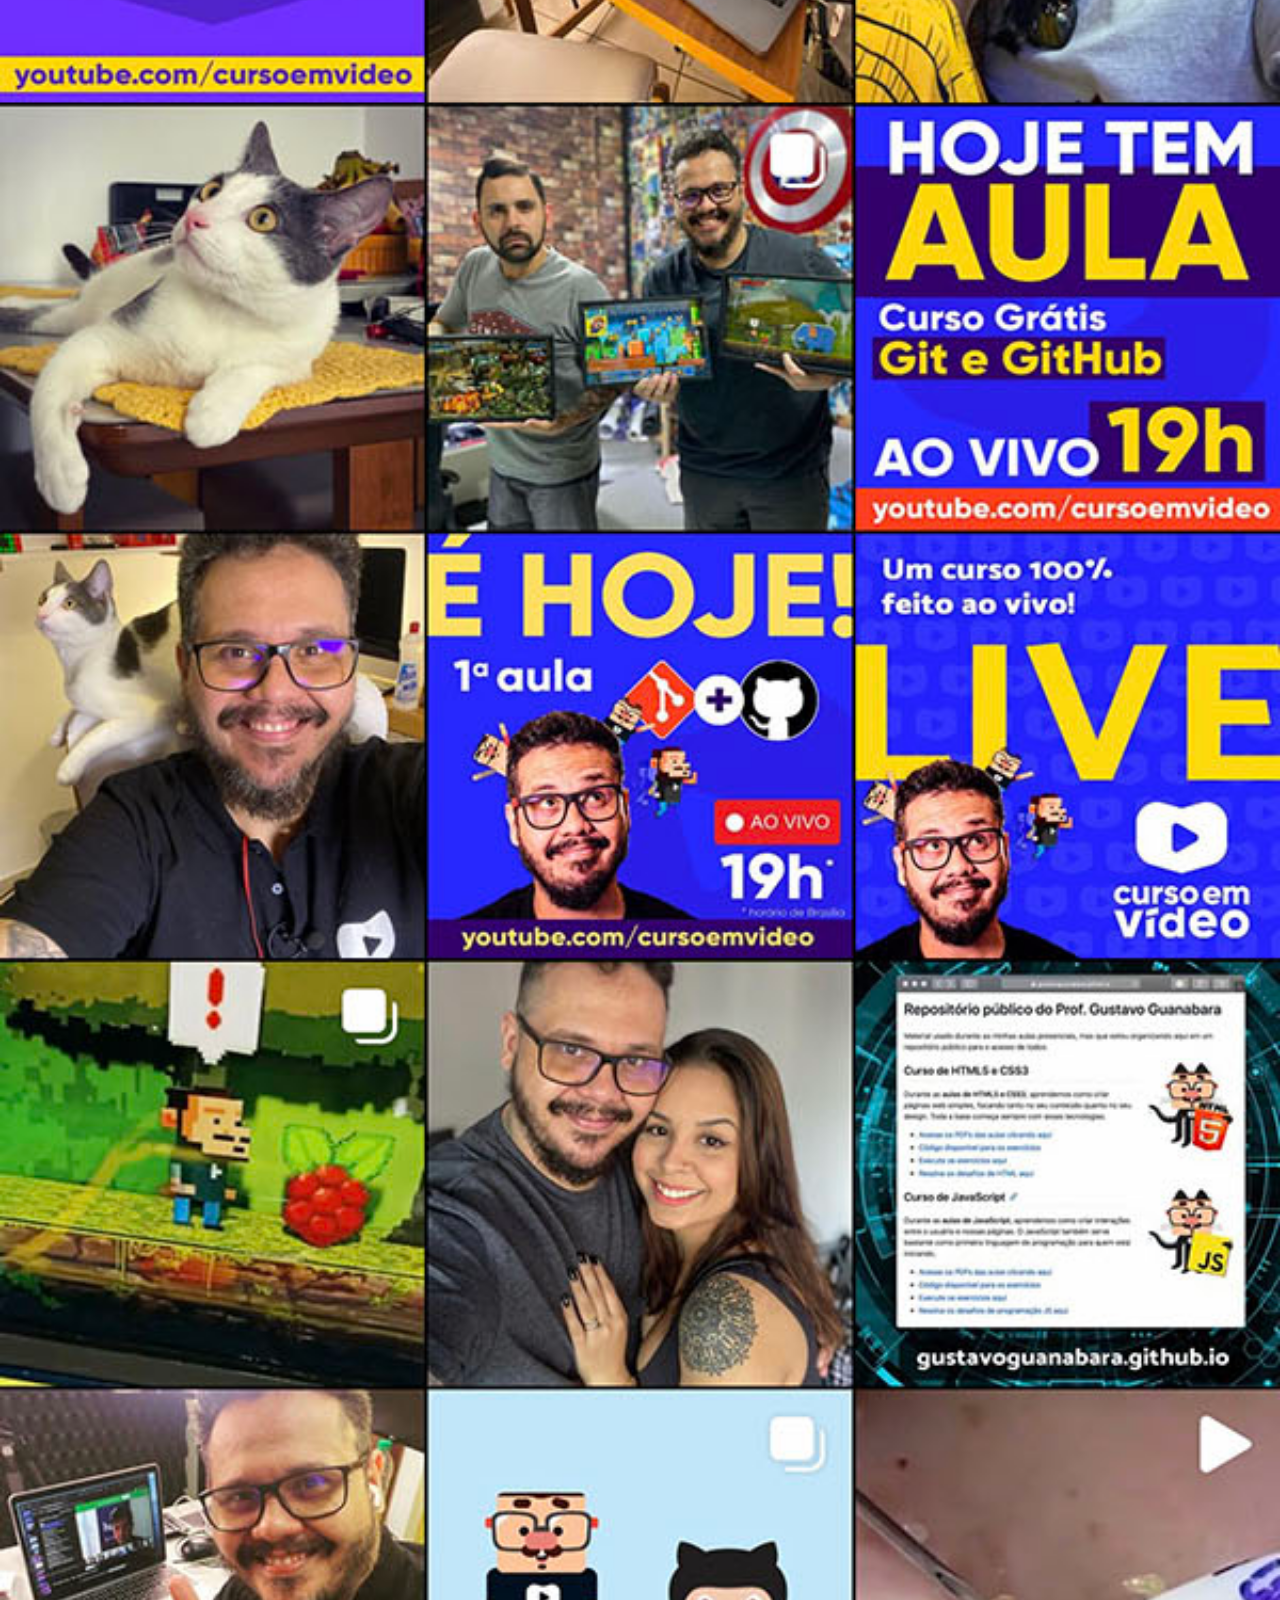
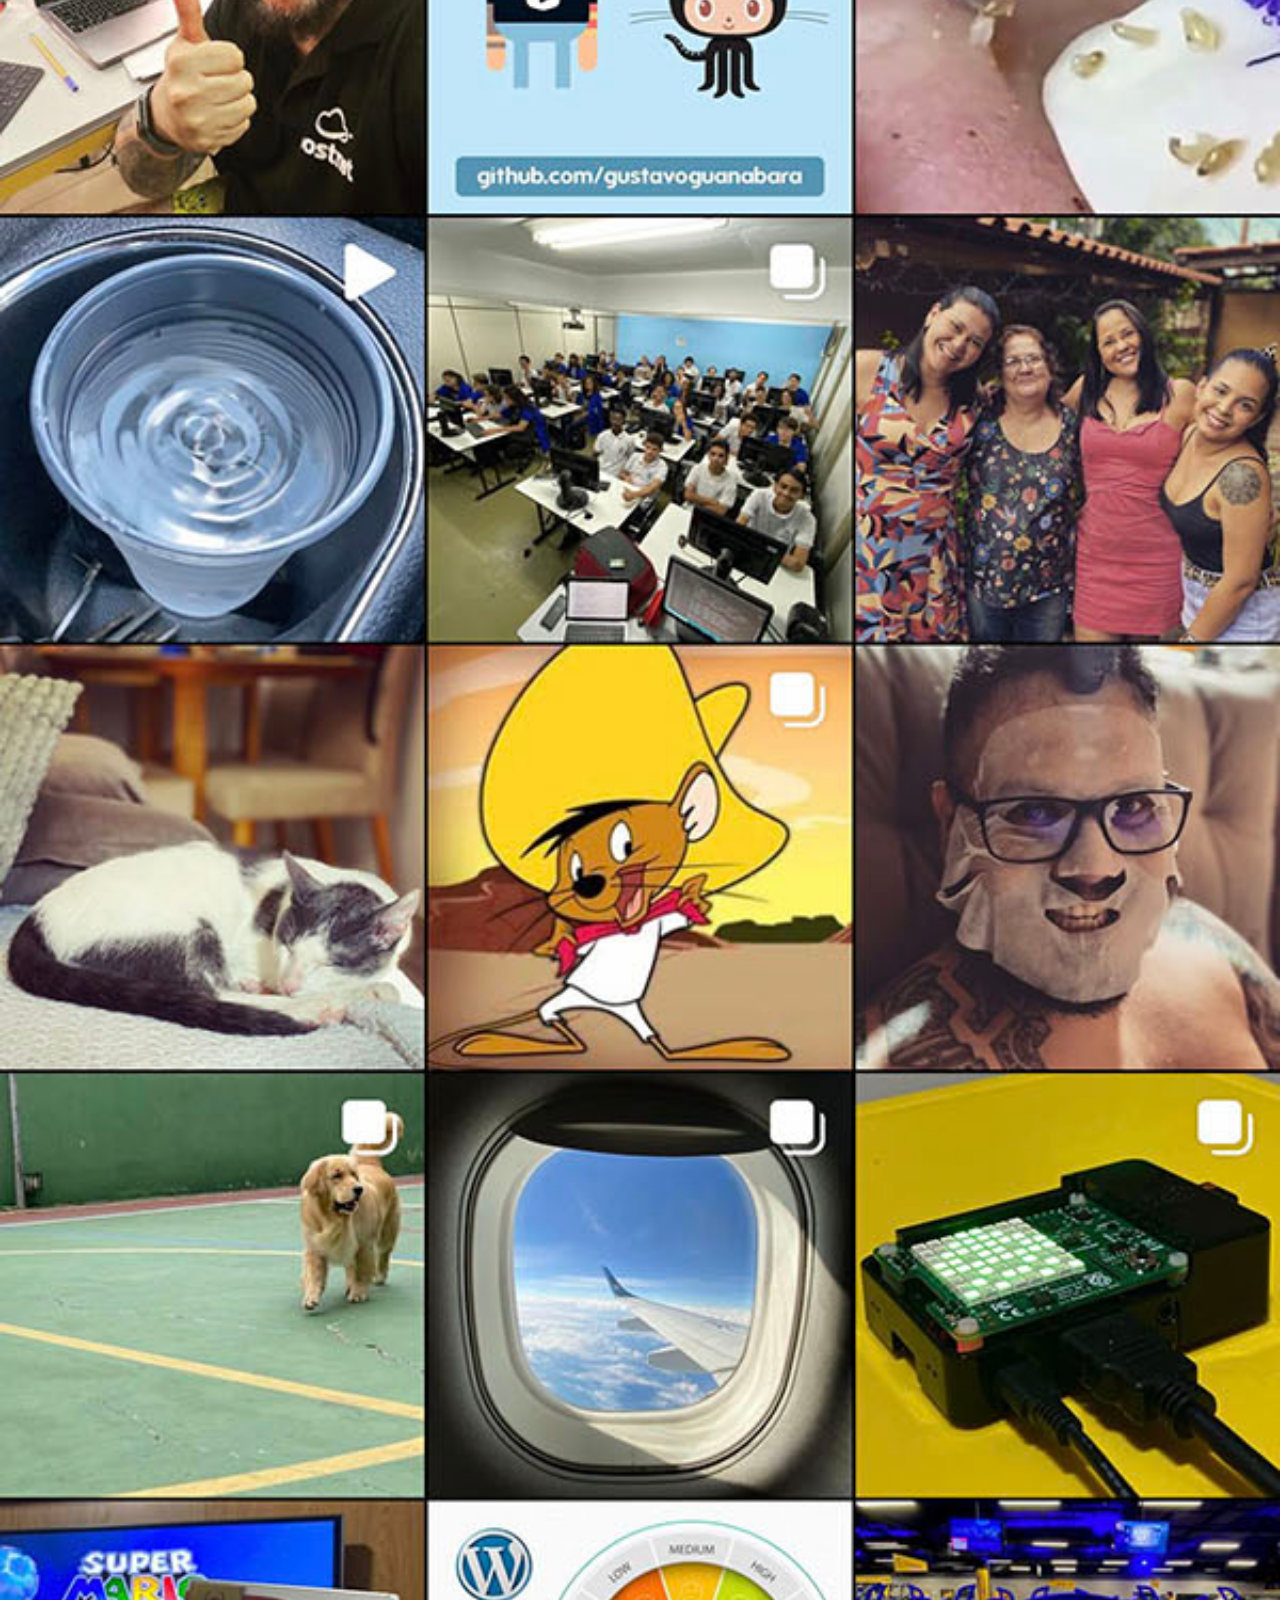
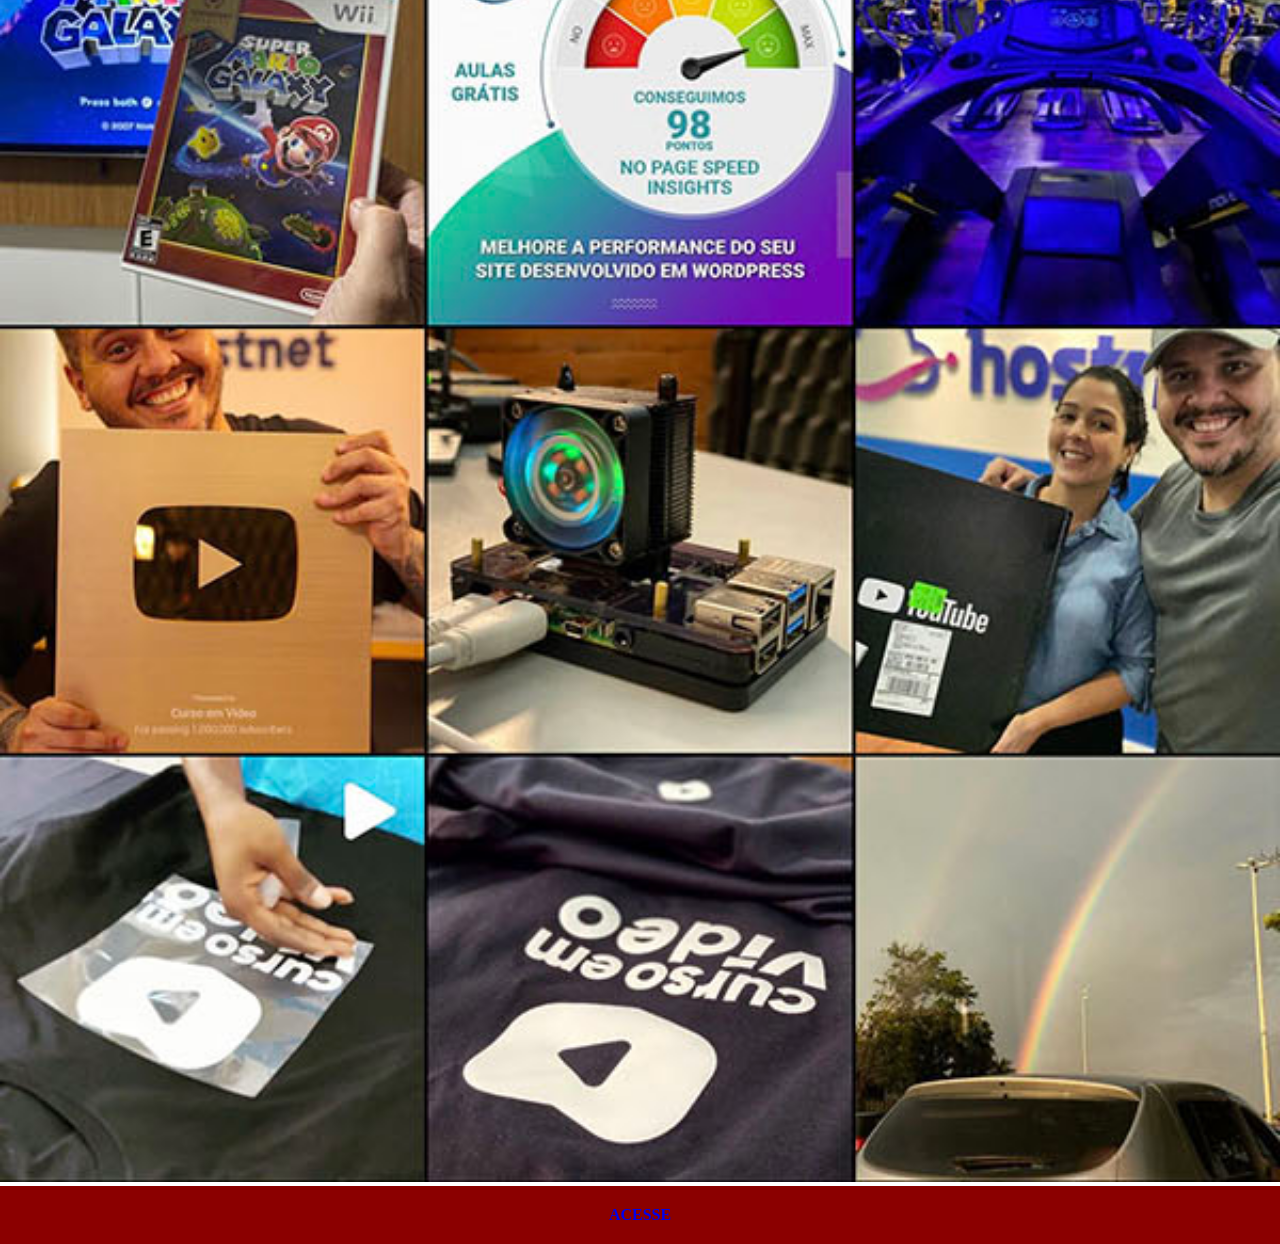
<file: instagram.html>
<!DOCTYPE html>
<html lang="pt-br">
<head>
    <meta charset="UTF-8">
    <meta name="viewport" content="width=device-width, initial-scale=1.0">
    <title>Instagram</title>
    <link rel="stylesheet" href="estilos/social.css">
</head>
<body>
    <img src="imagens/tela-instagram.jpg" alt="Instagram">
    <a href="https://www.instagram.com/campossrodrigo__/" target="_blank">ACESSE</a>
</body>
</html>
</file>
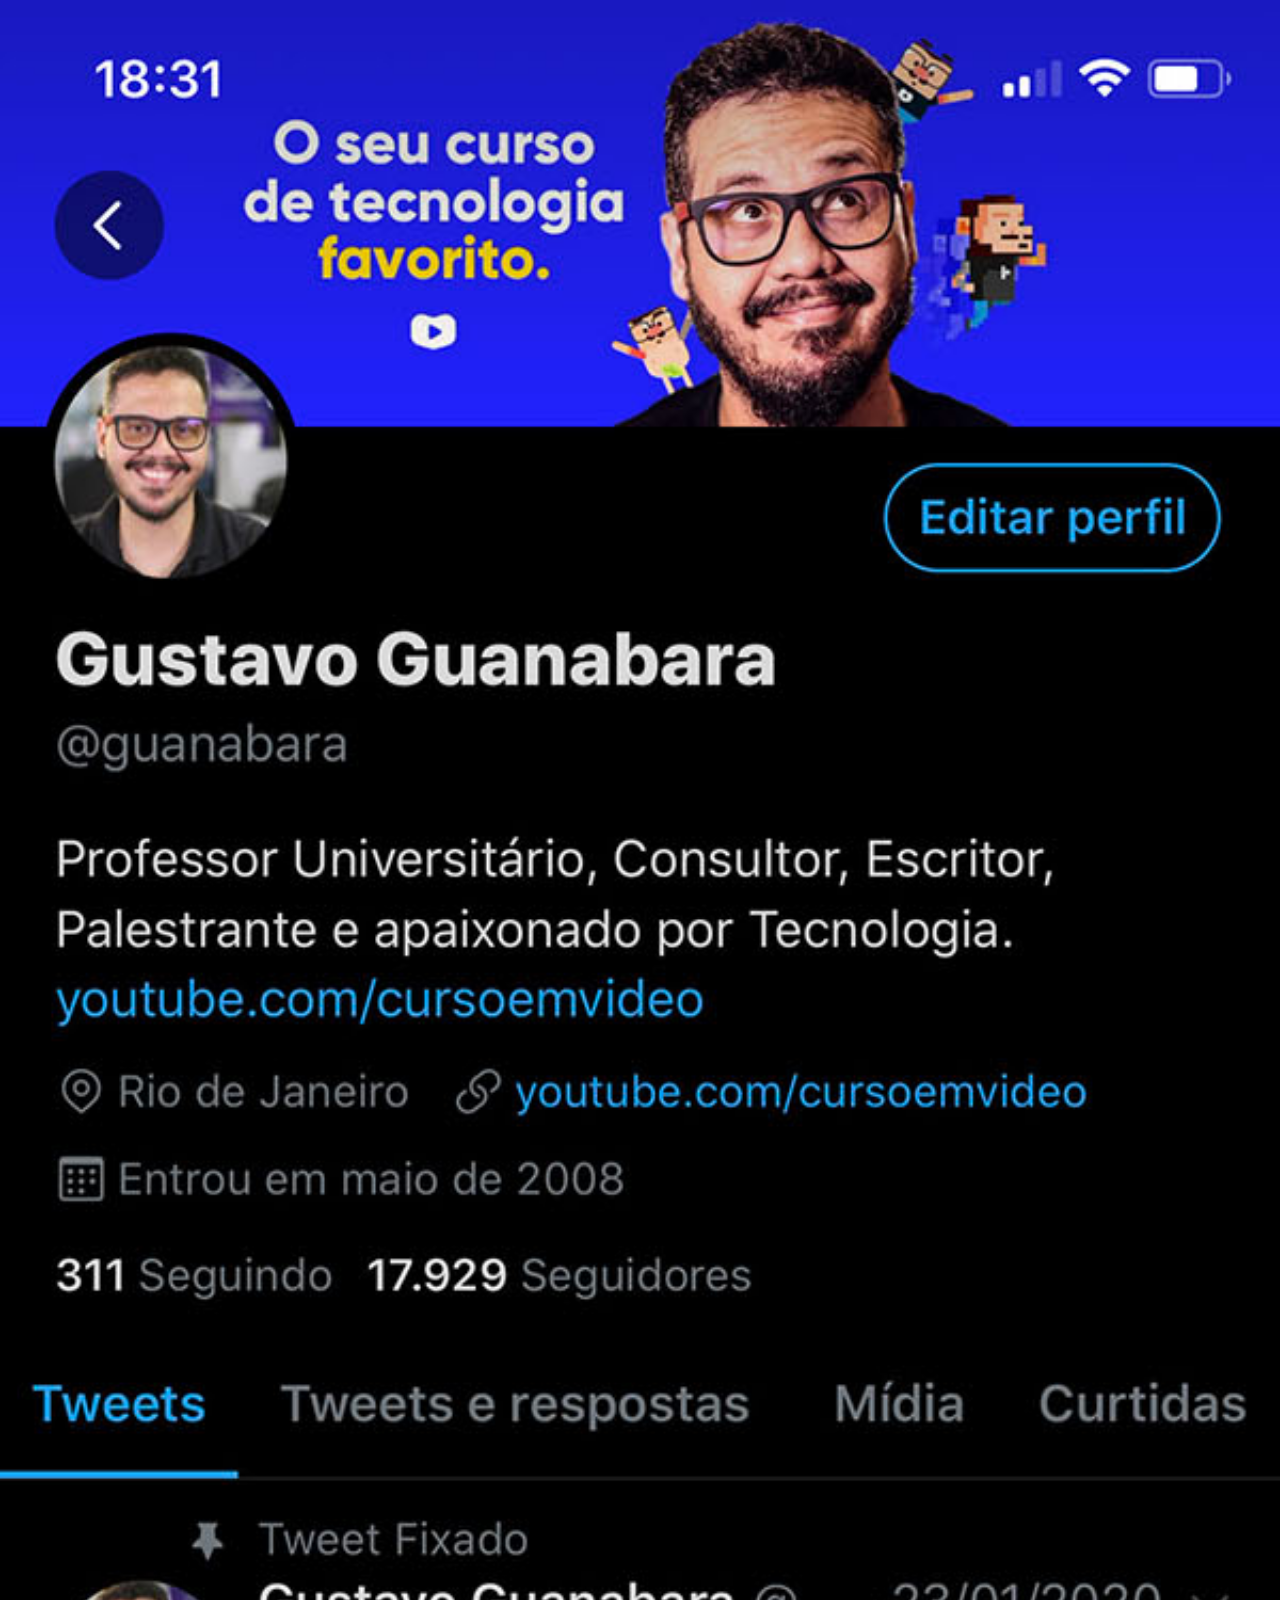
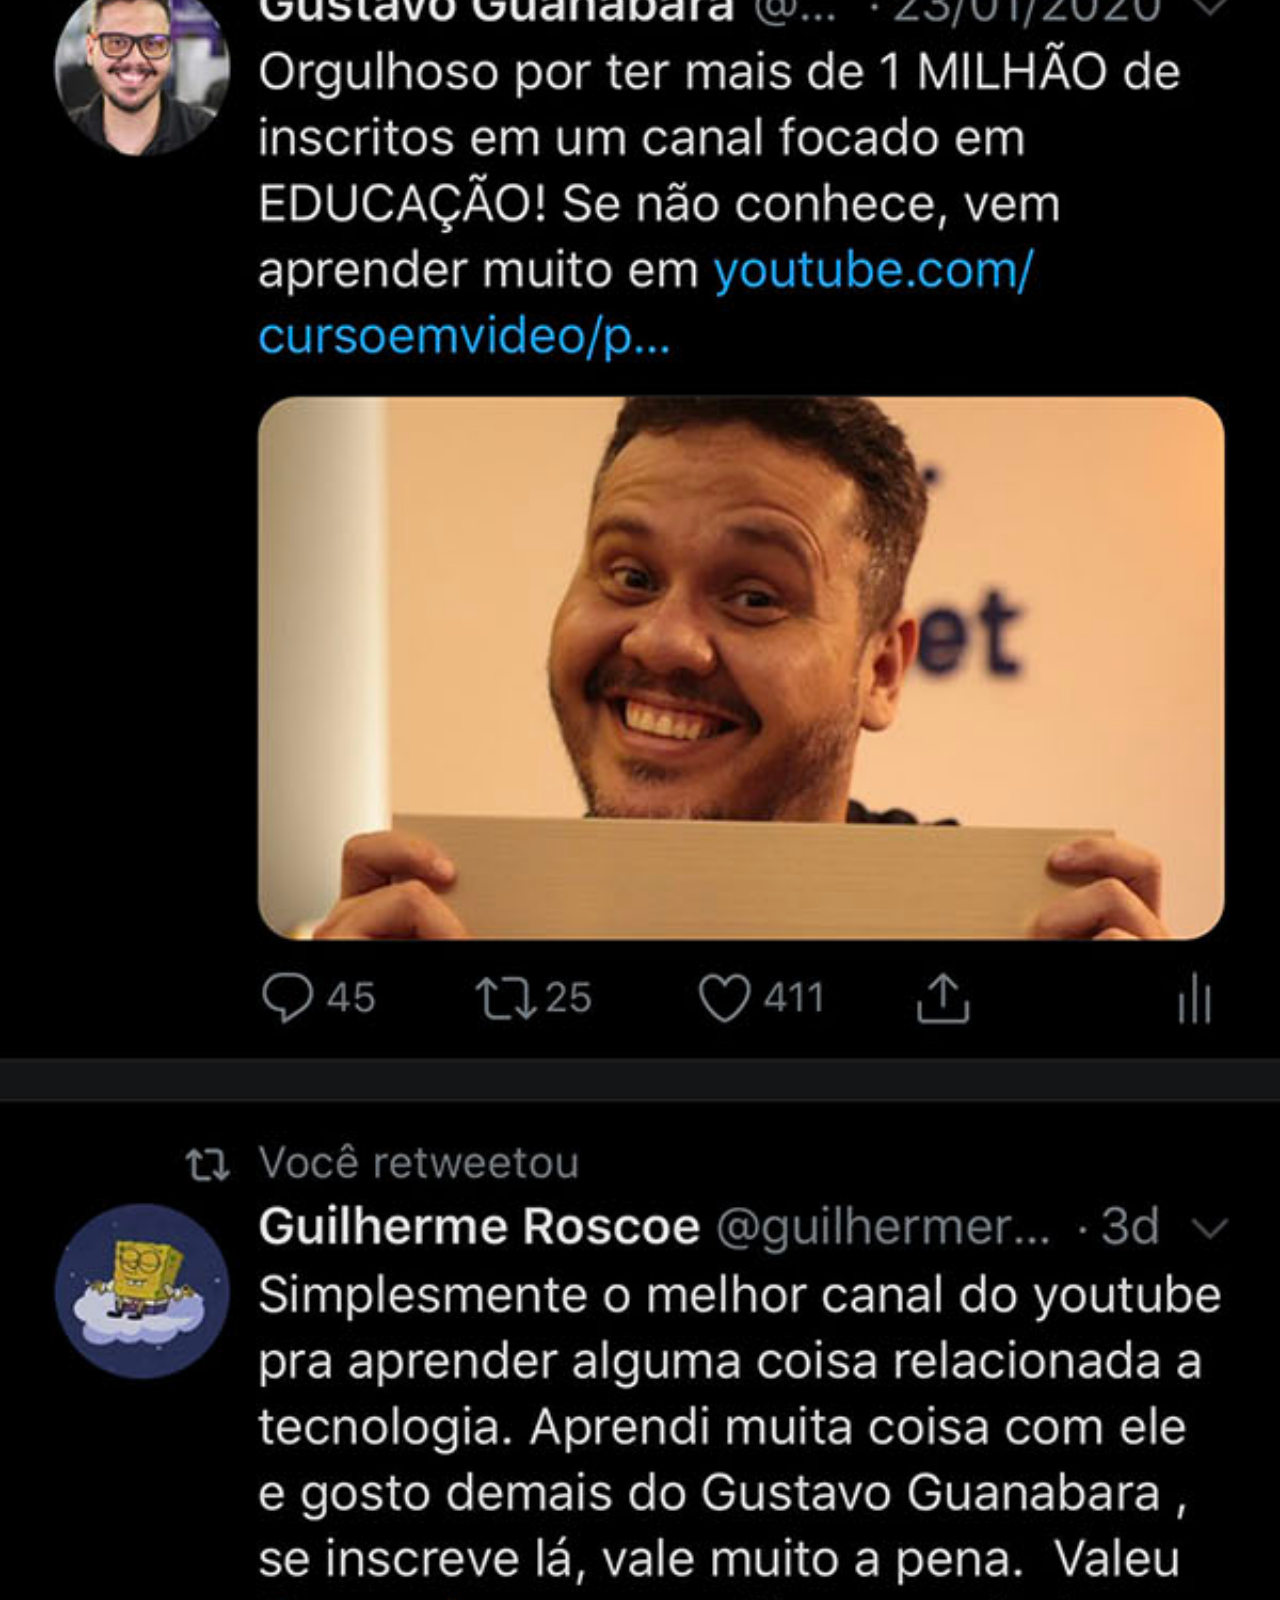
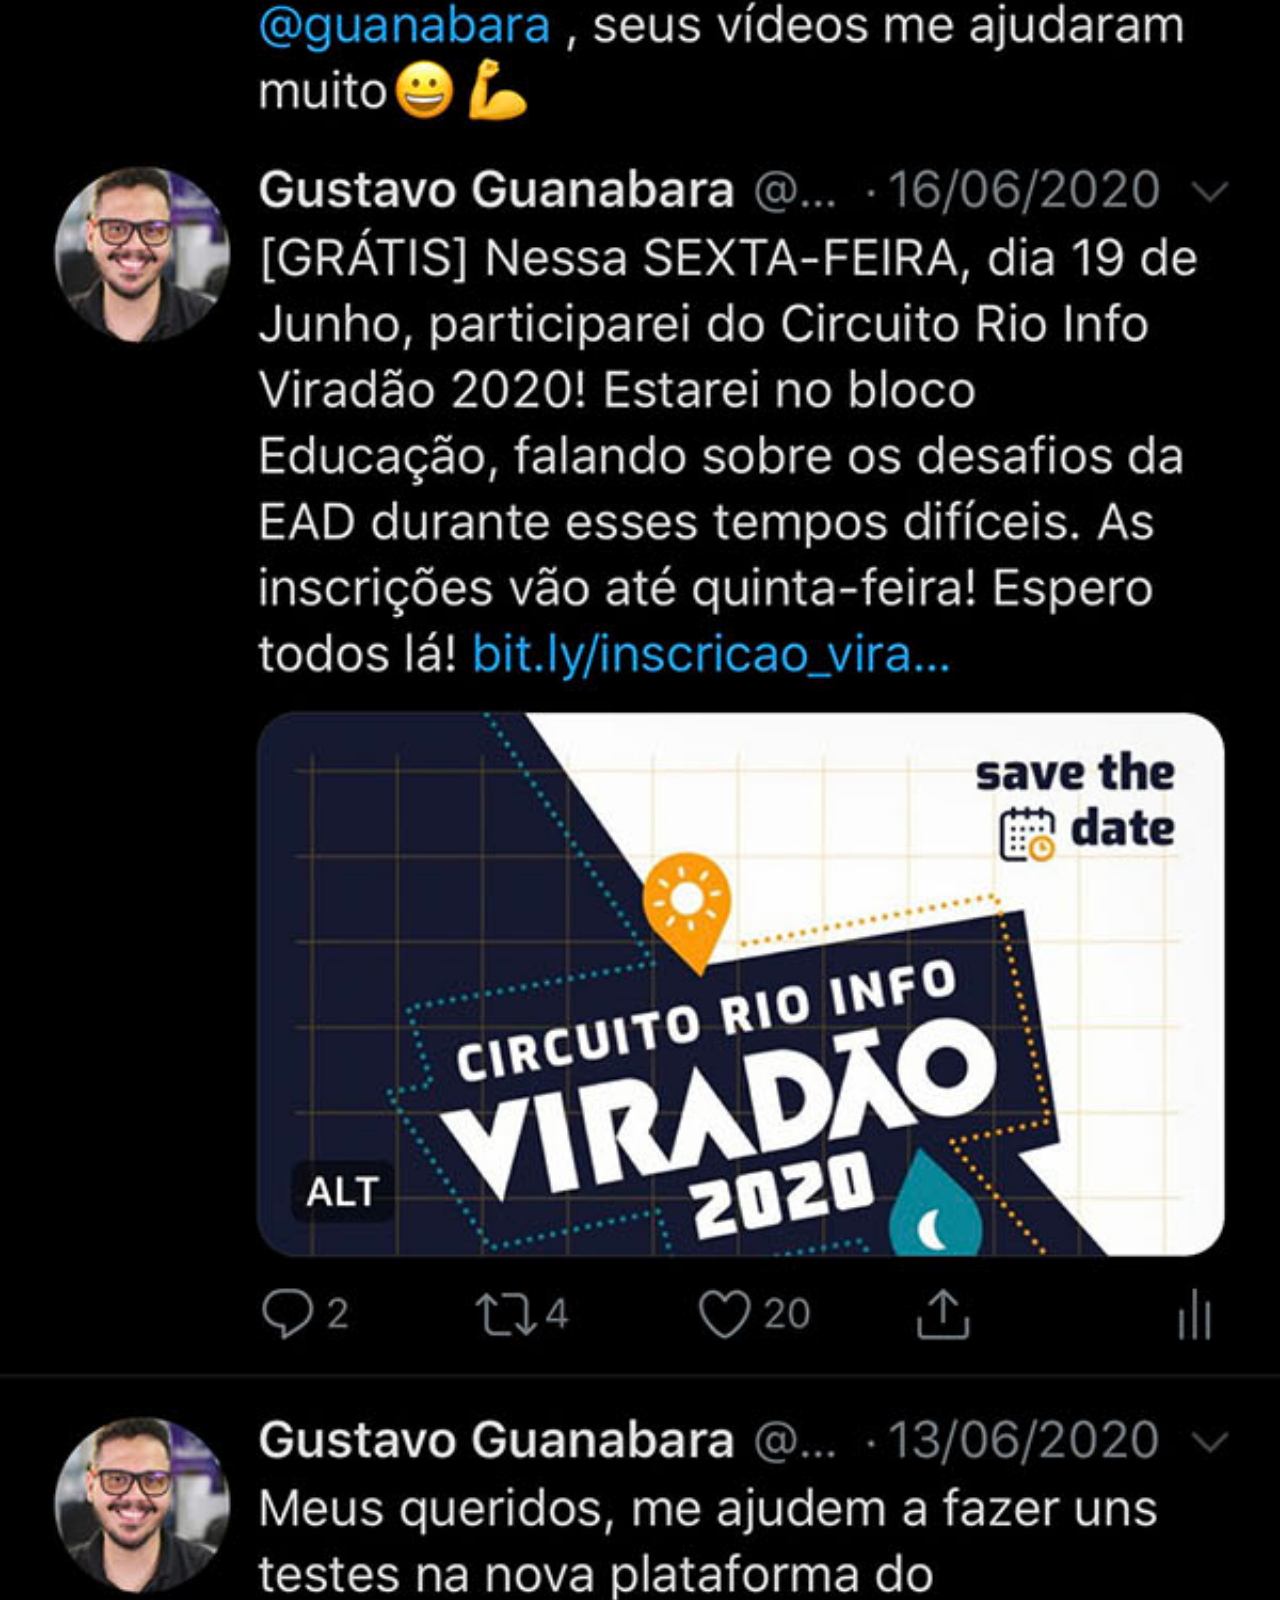
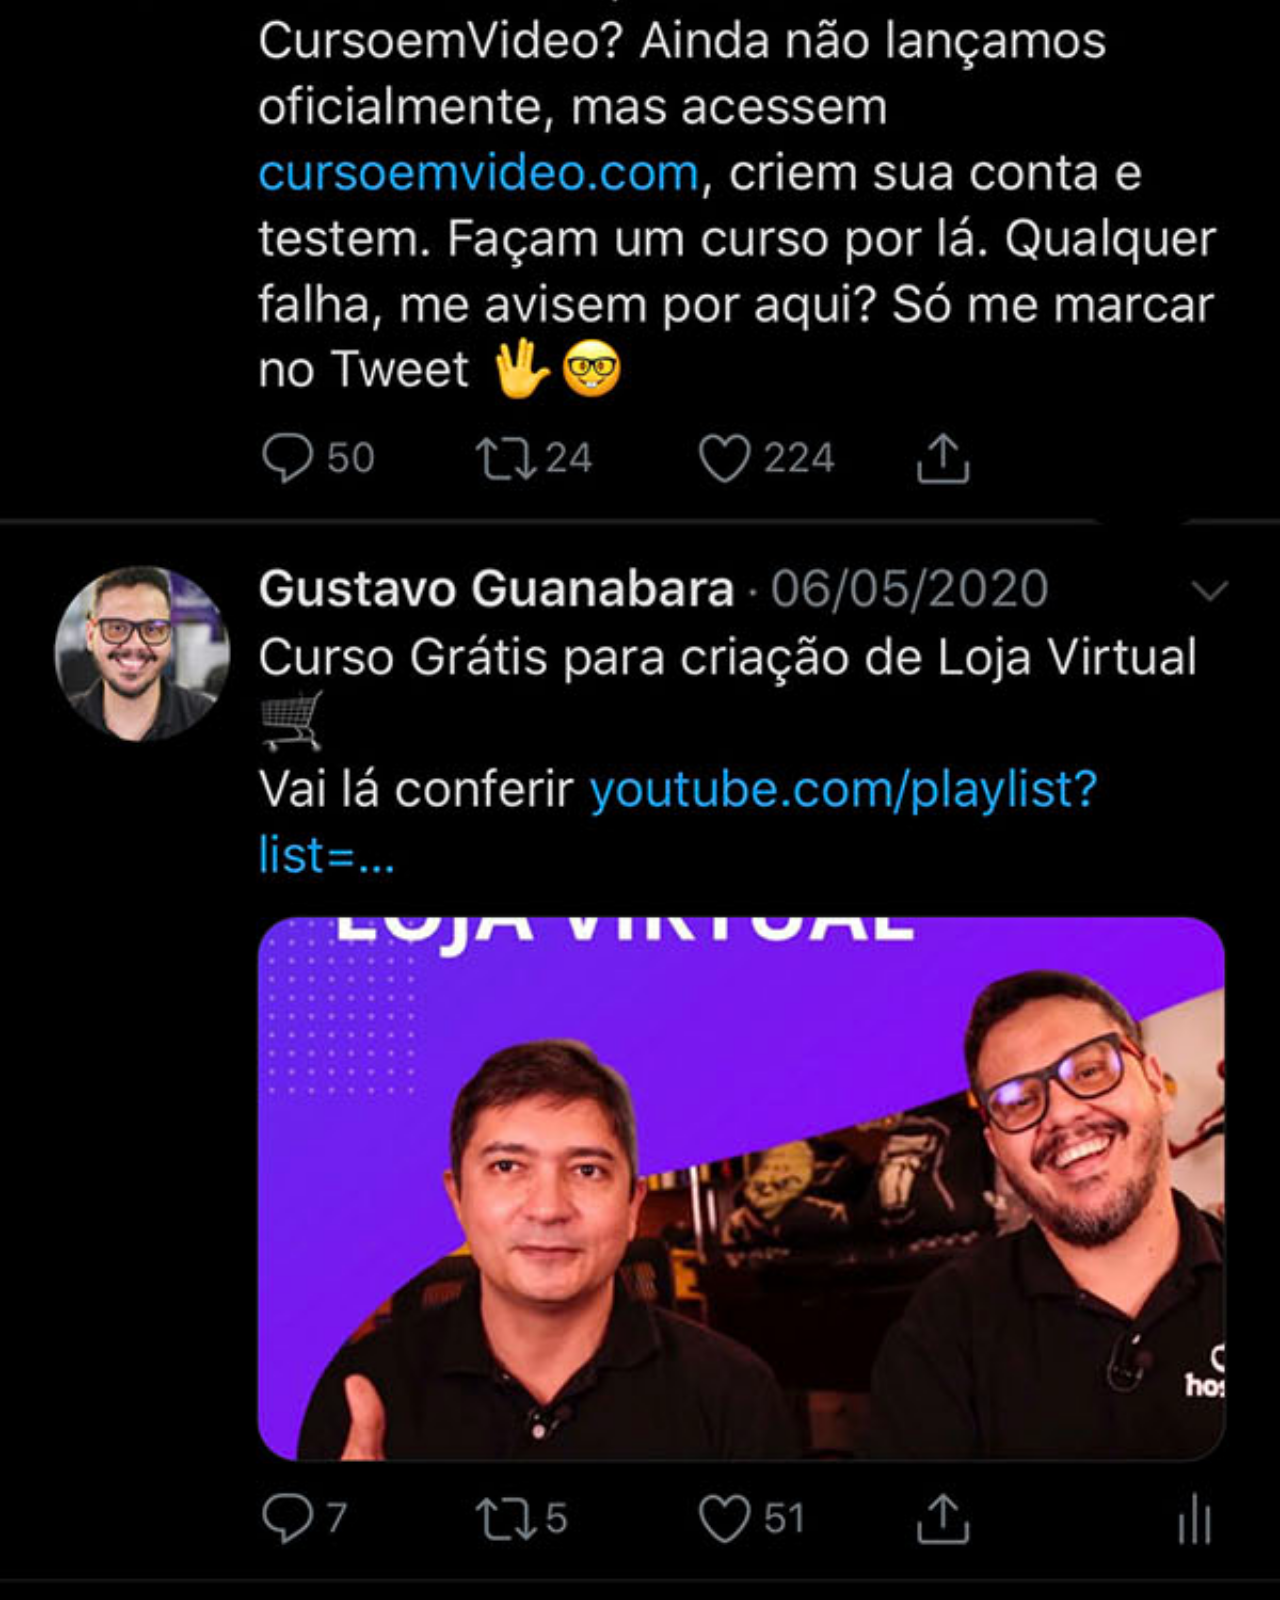
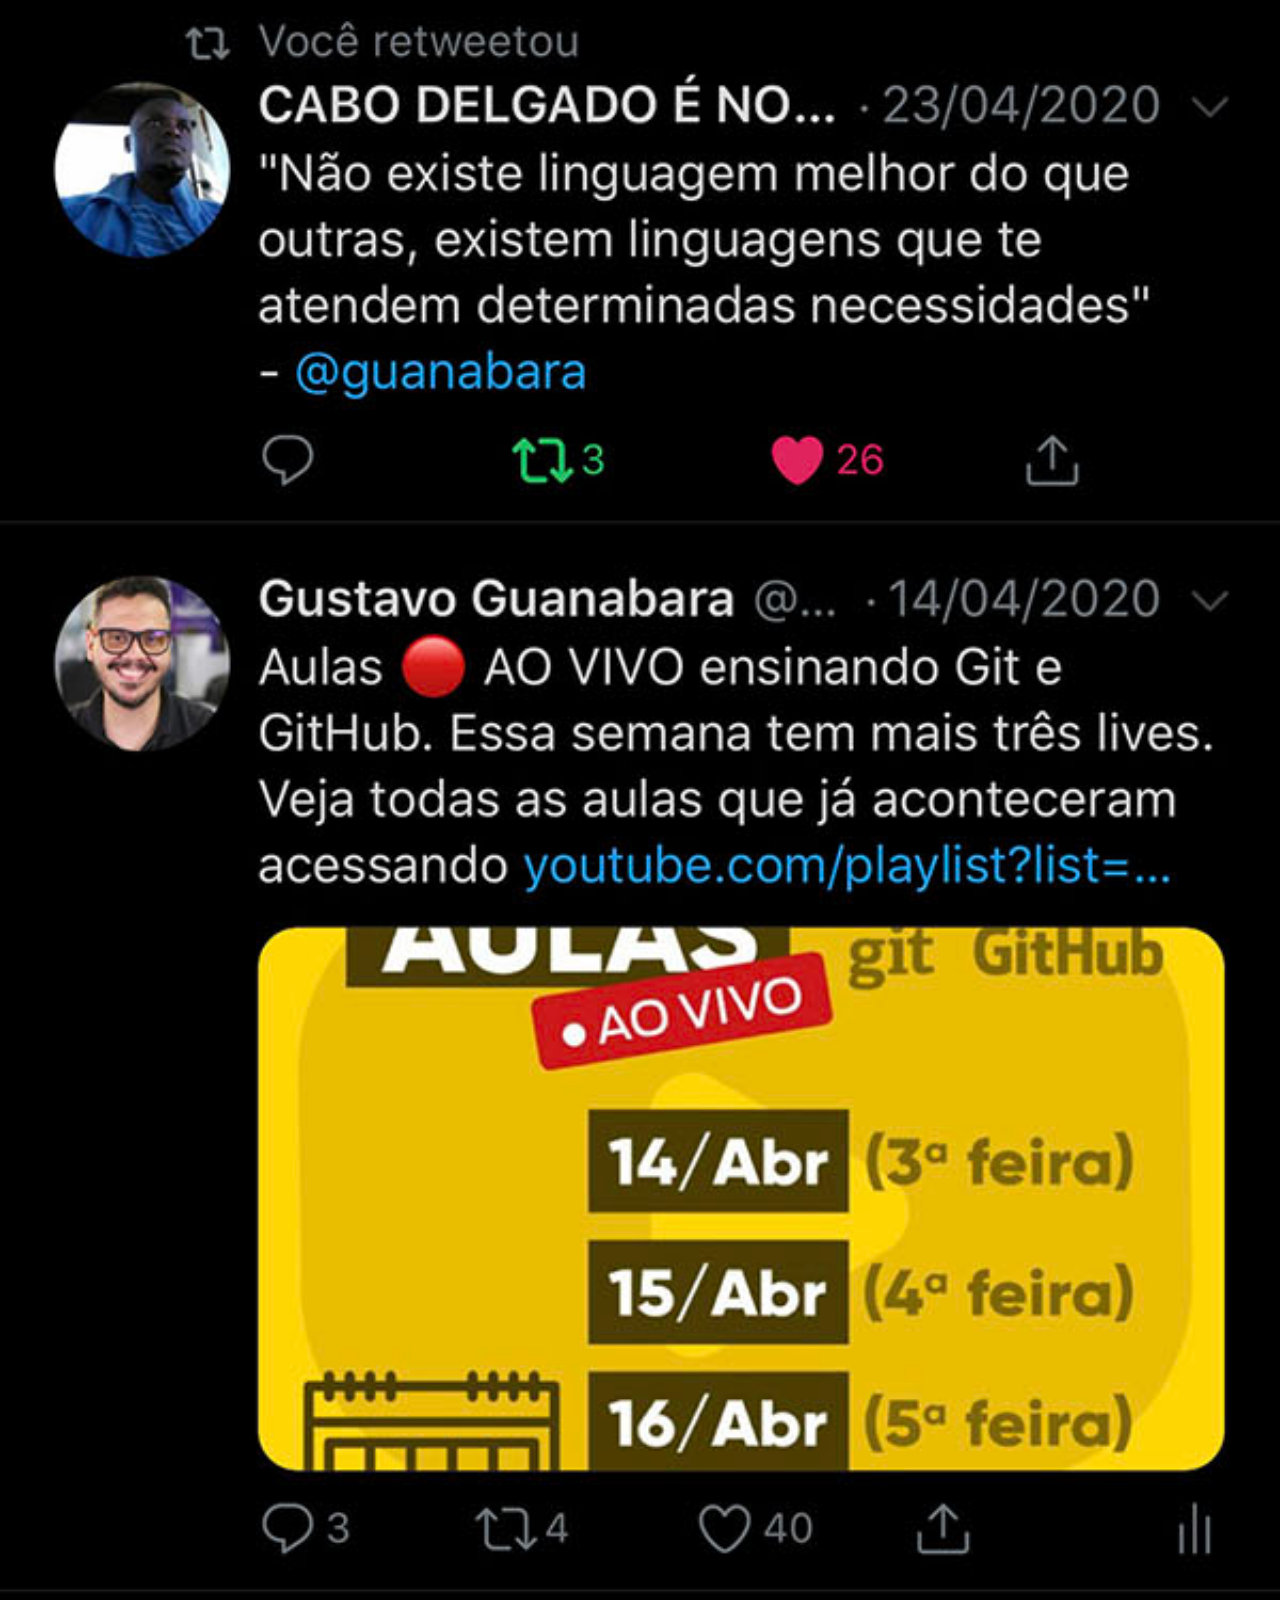
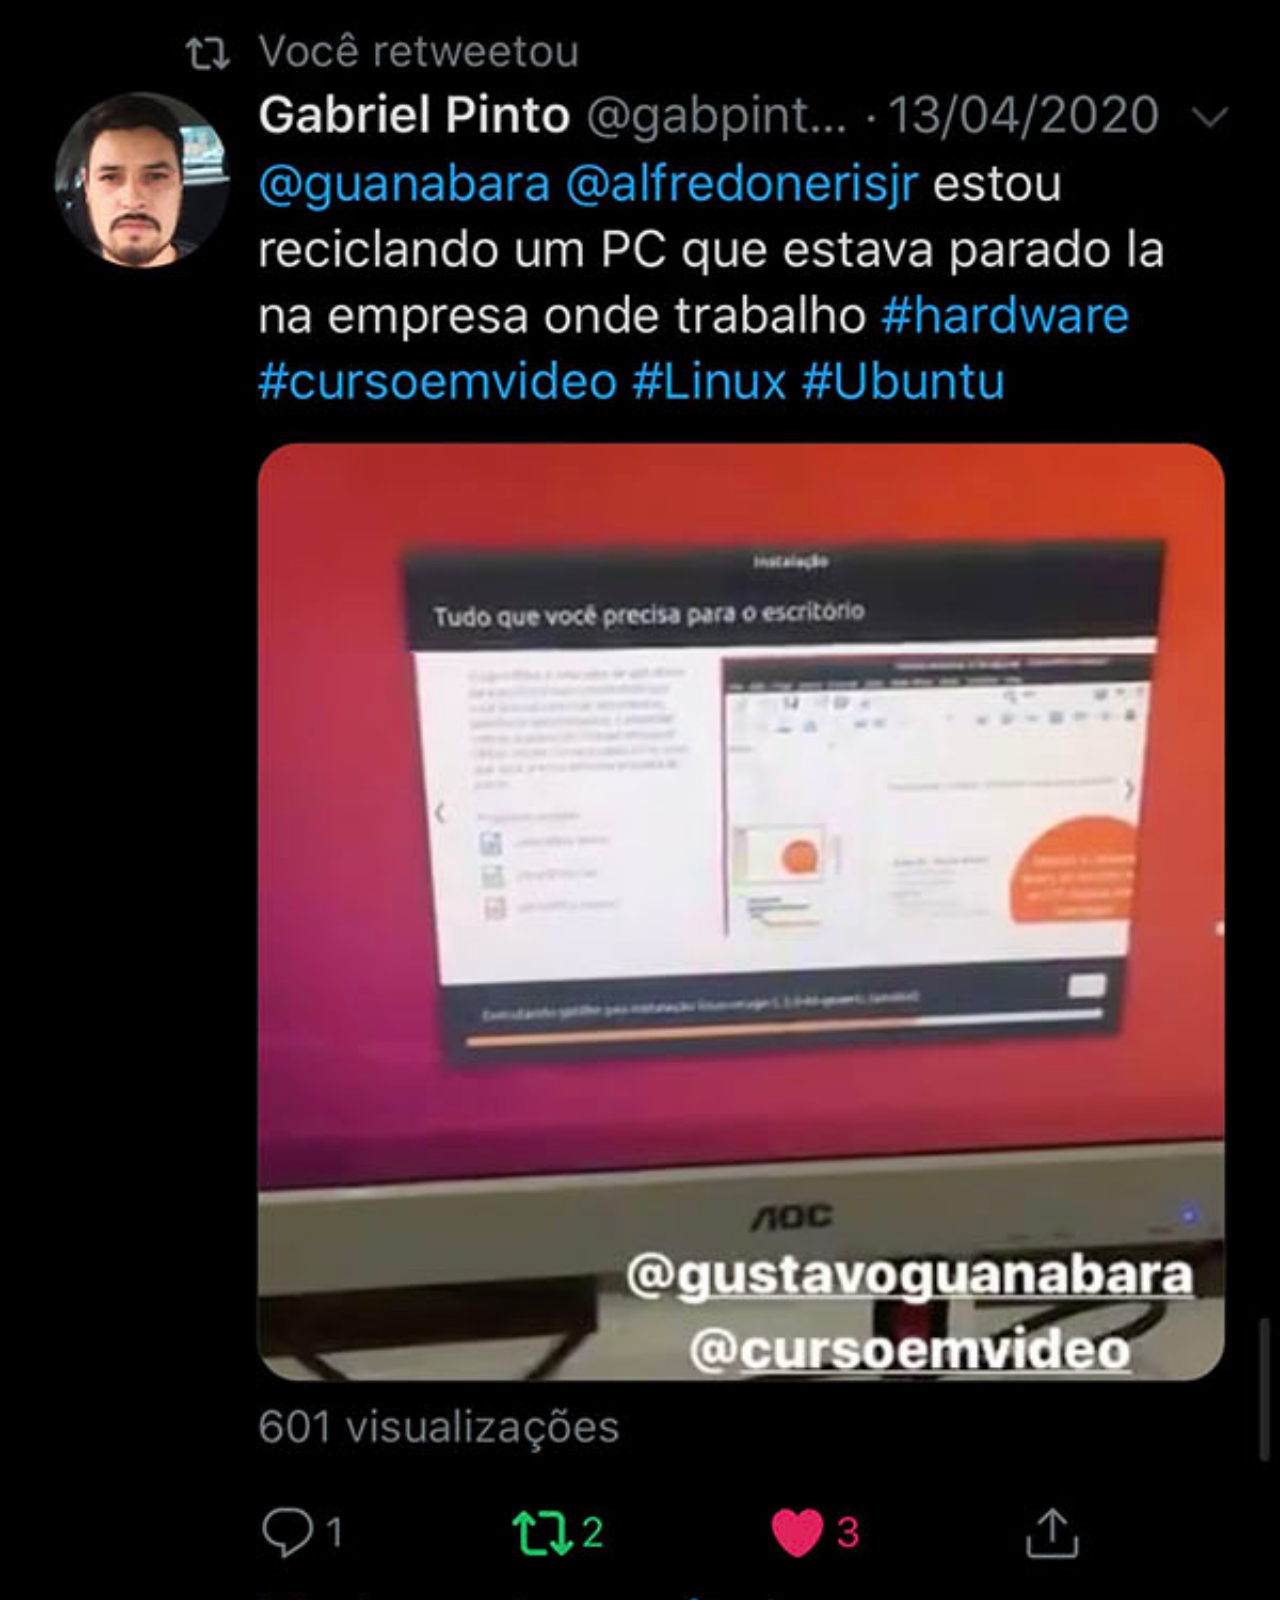
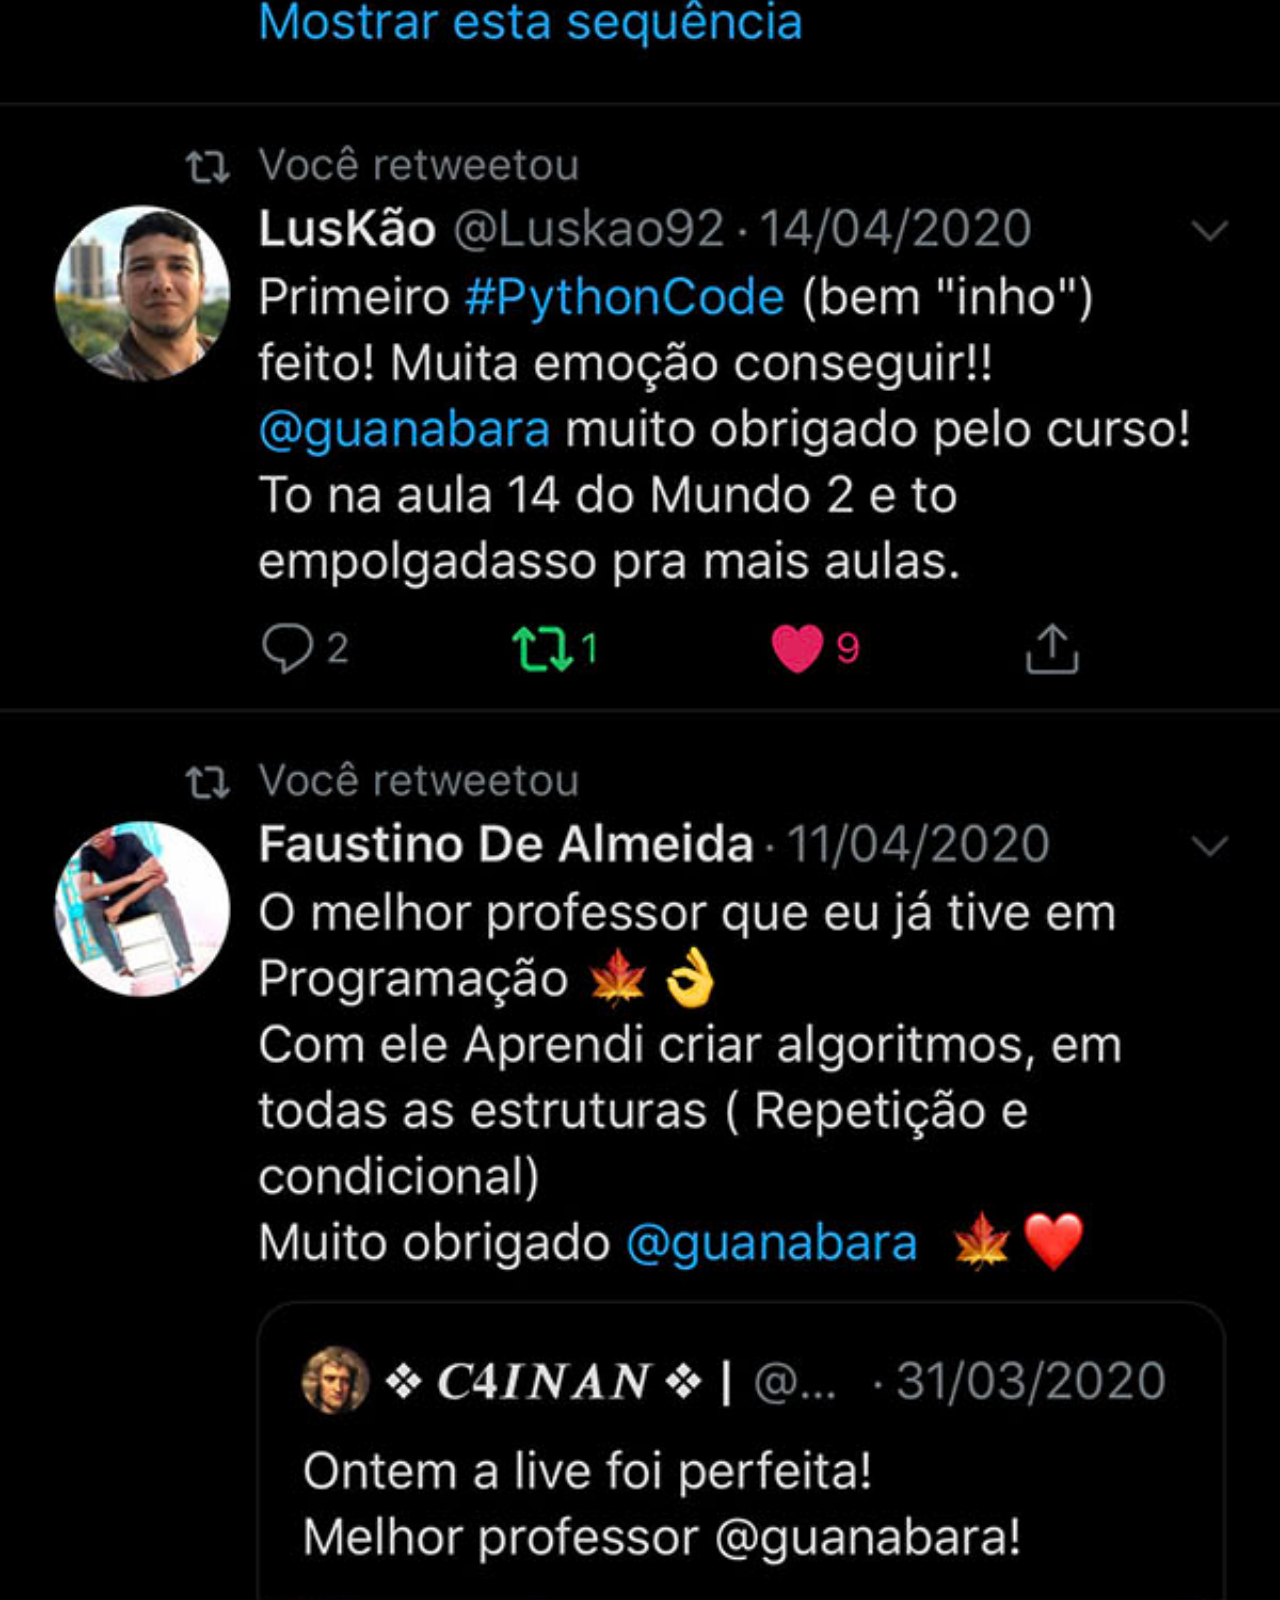
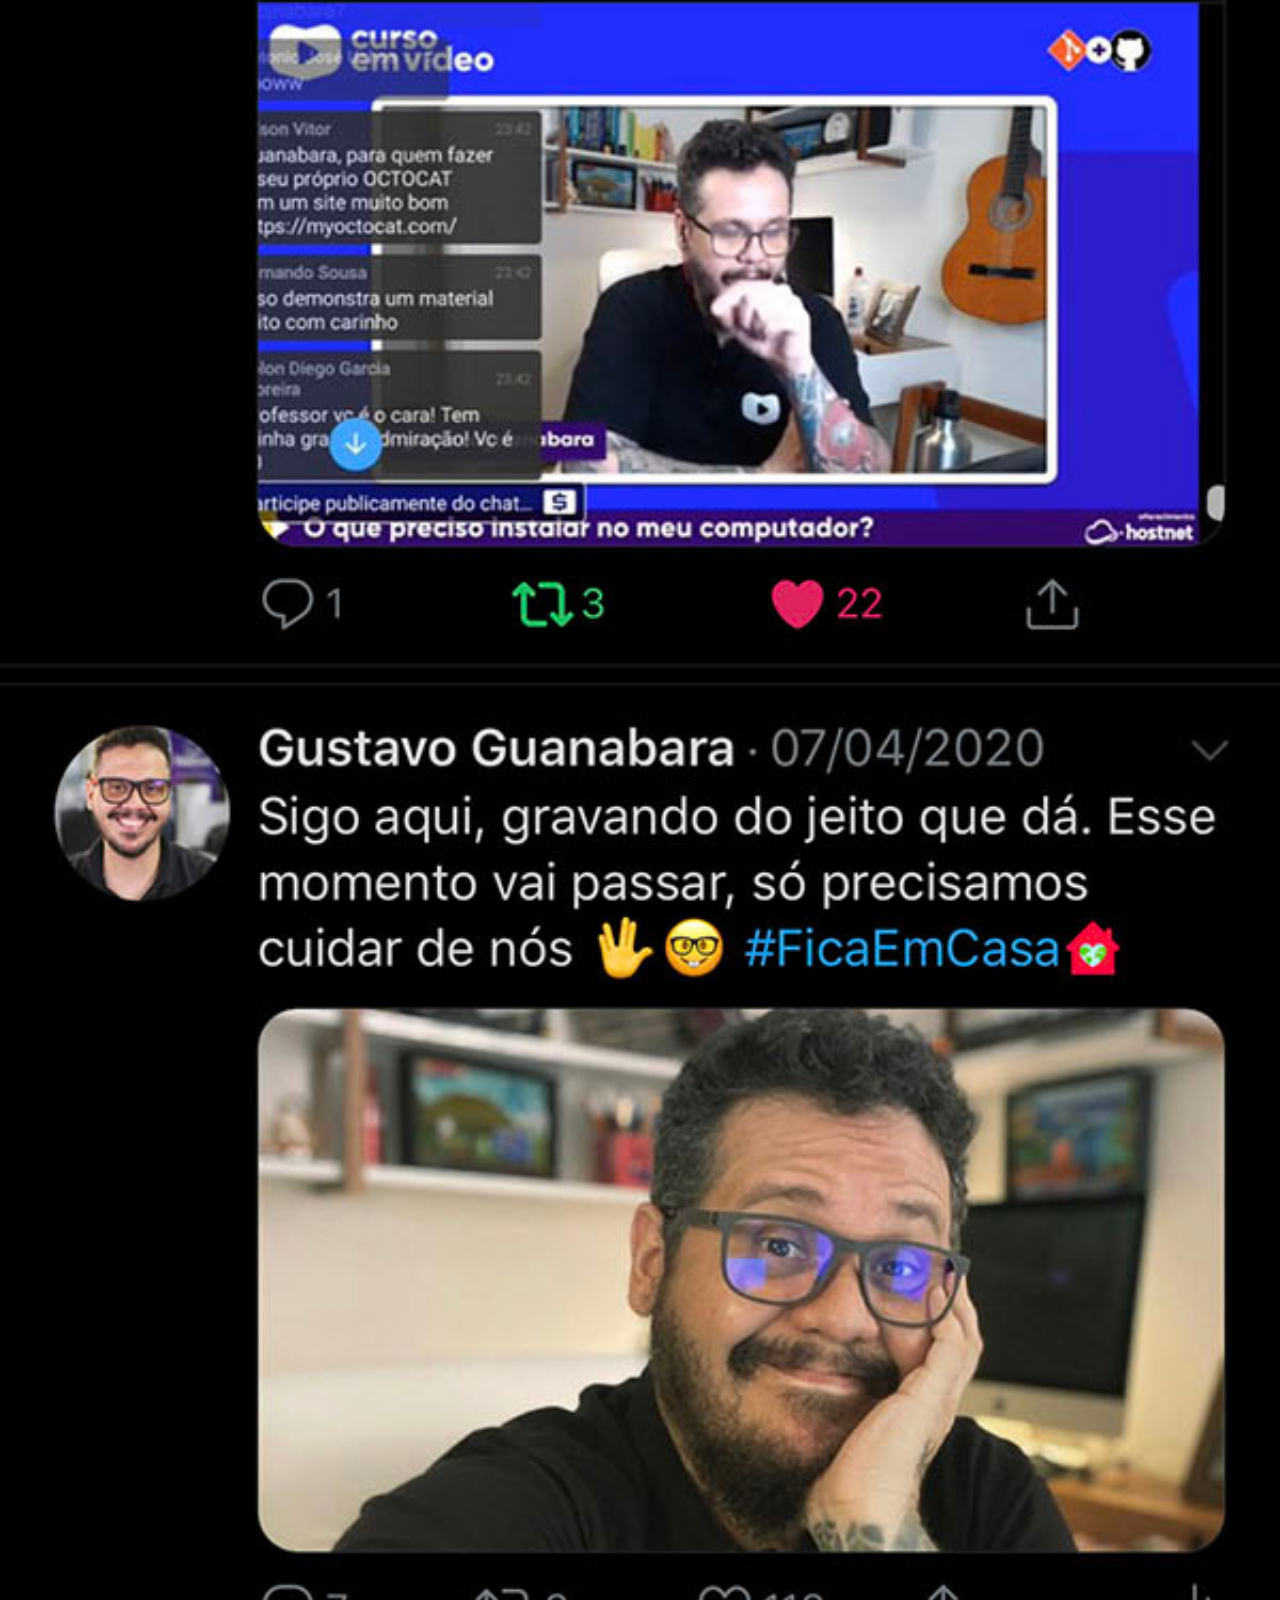
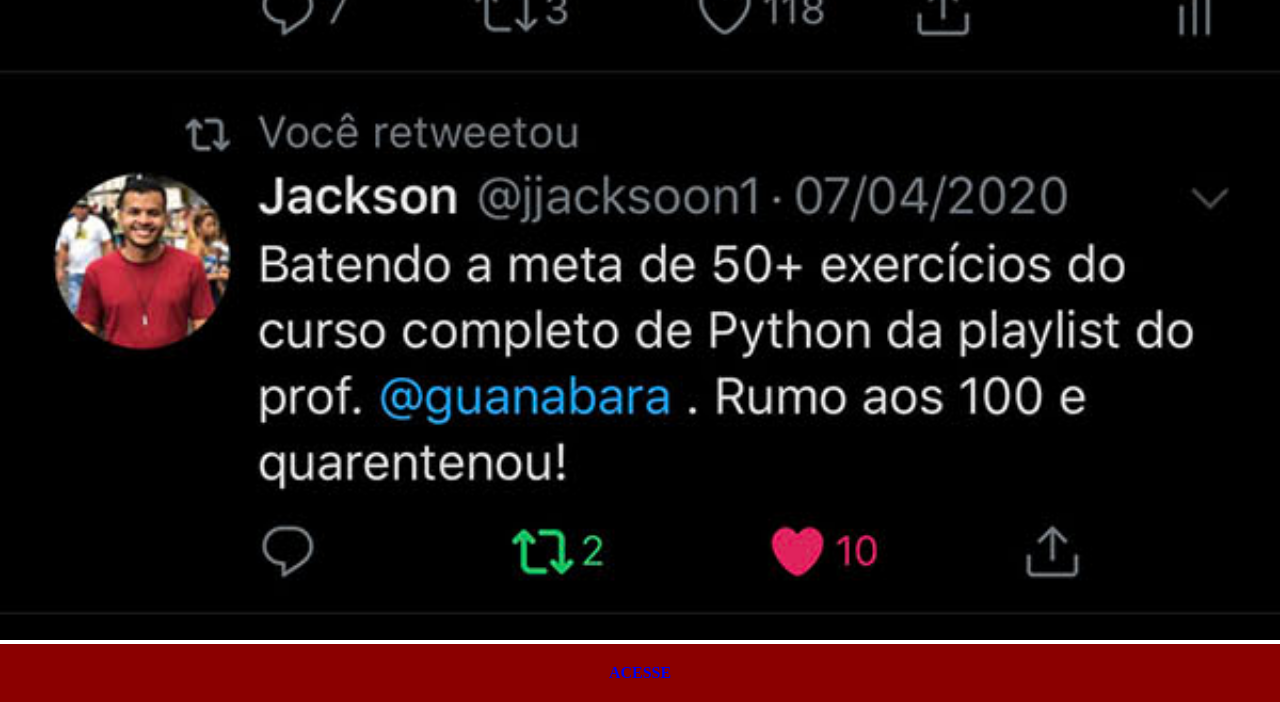
<file: twitter.html>
<!DOCTYPE html>
<html lang="pt-br">
<head>
    <meta charset="UTF-8">
    <meta name="viewport" content="width=device-width, initial-scale=1.0">
    <title>Twitter</title>
    <link rel="stylesheet" href="estilos/social.css">
</head>
<body>
    <img src="imagens/tela-twitter.jpg" alt="Twitter">
    <a href="https://x.com/?lang=pt" target="_blank">ACESSE</a>
</body>
</html>
</file>
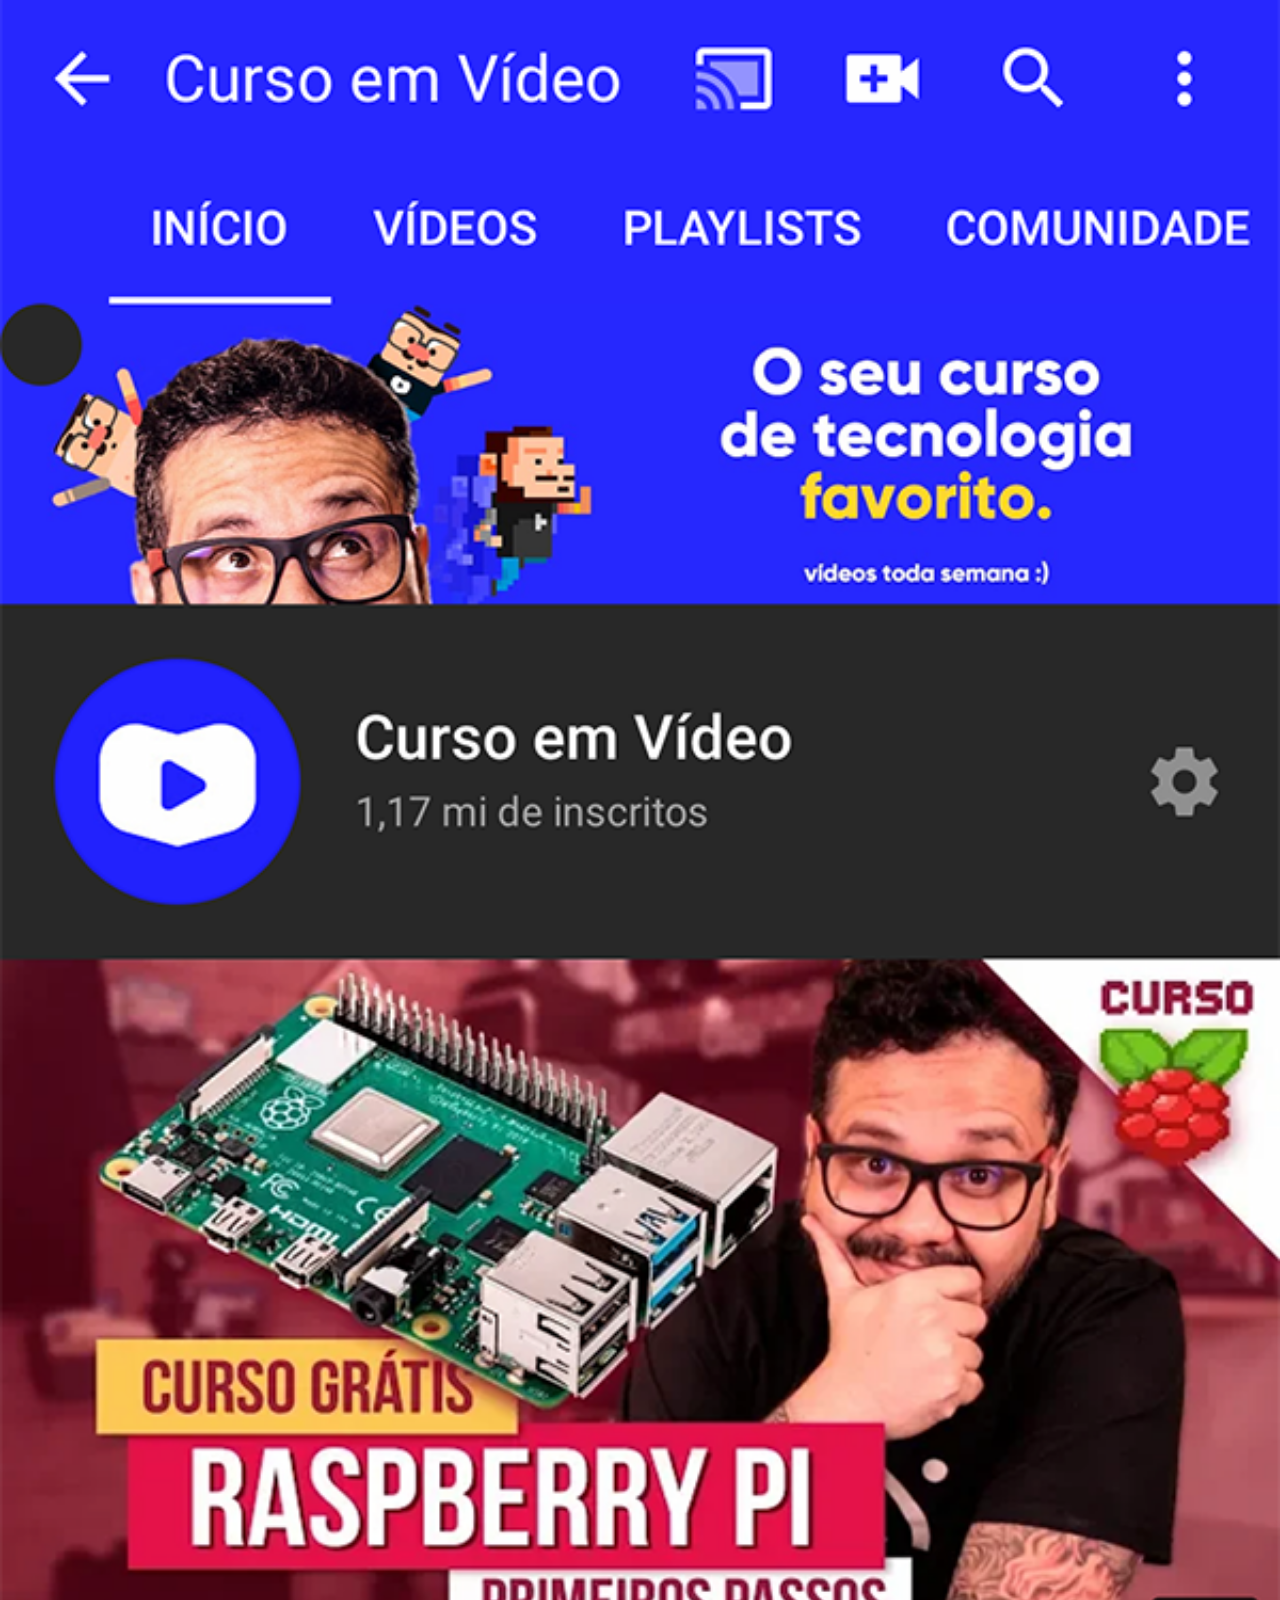
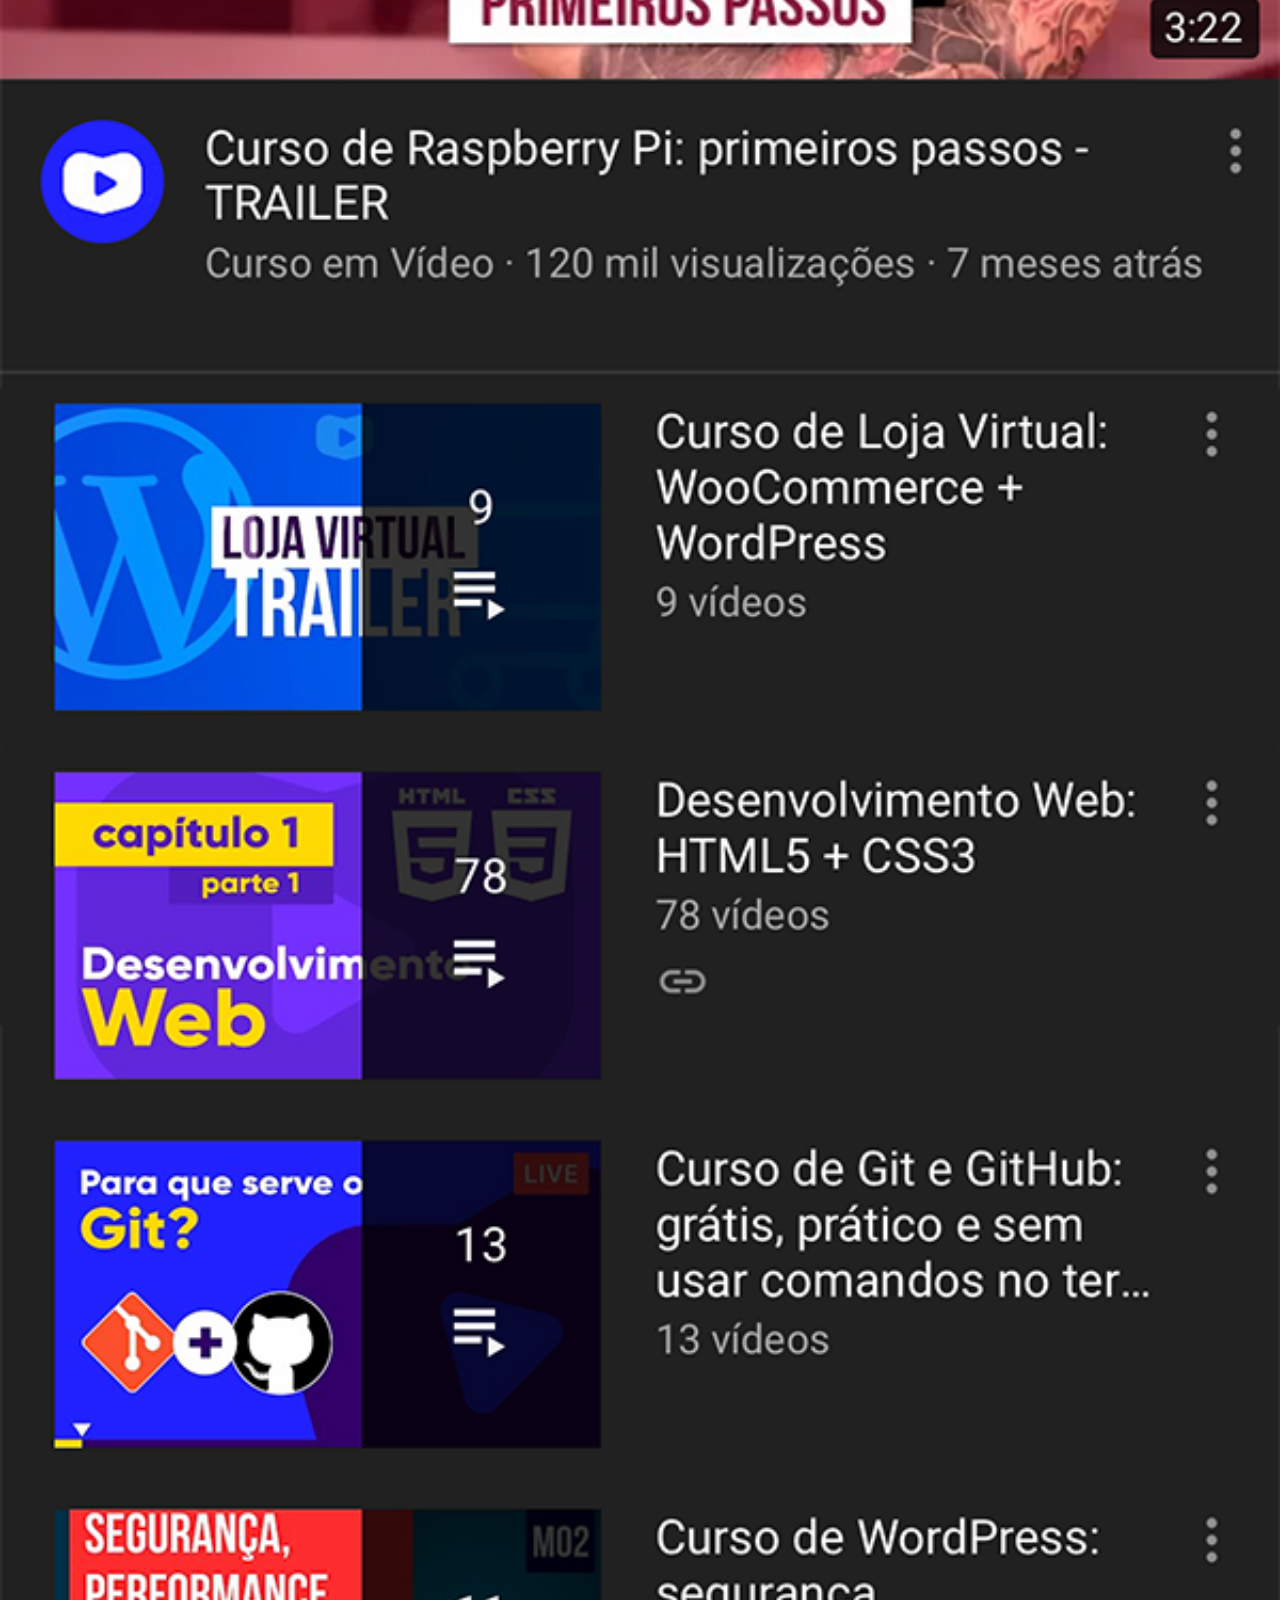
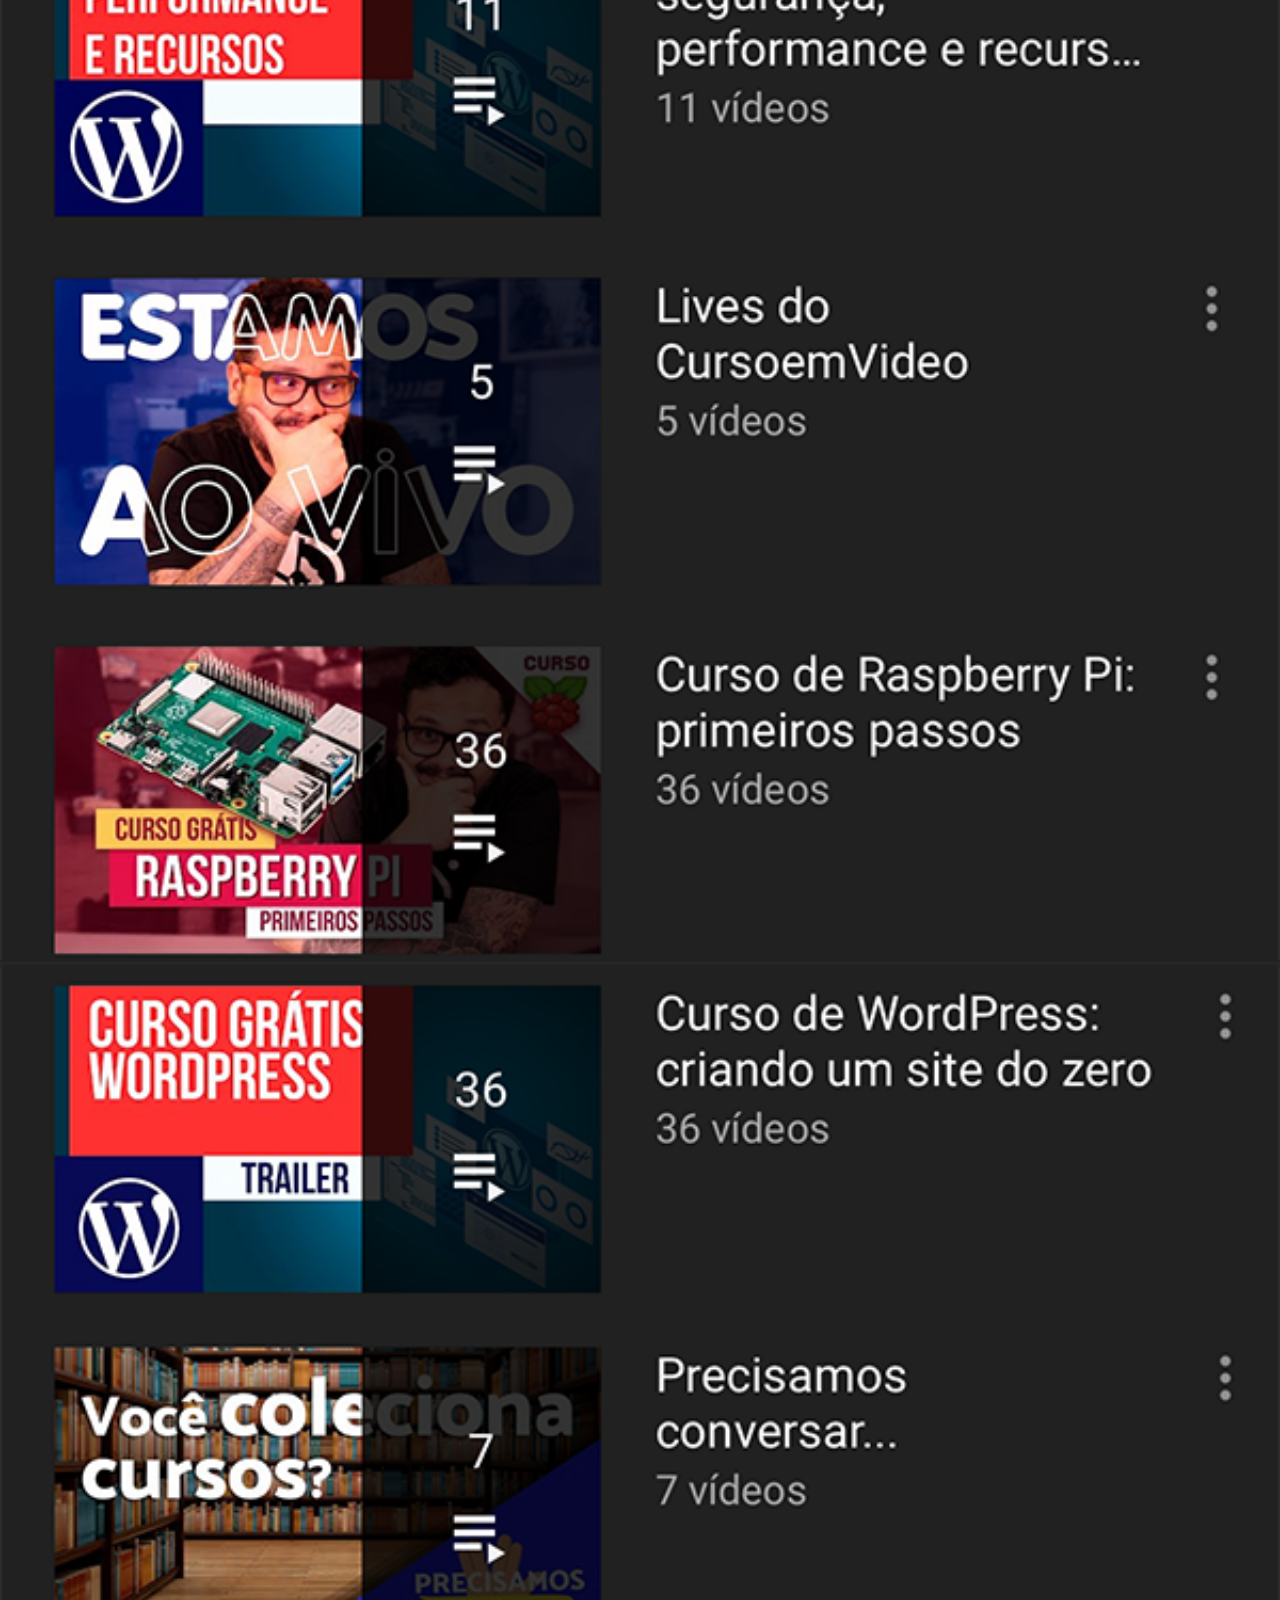
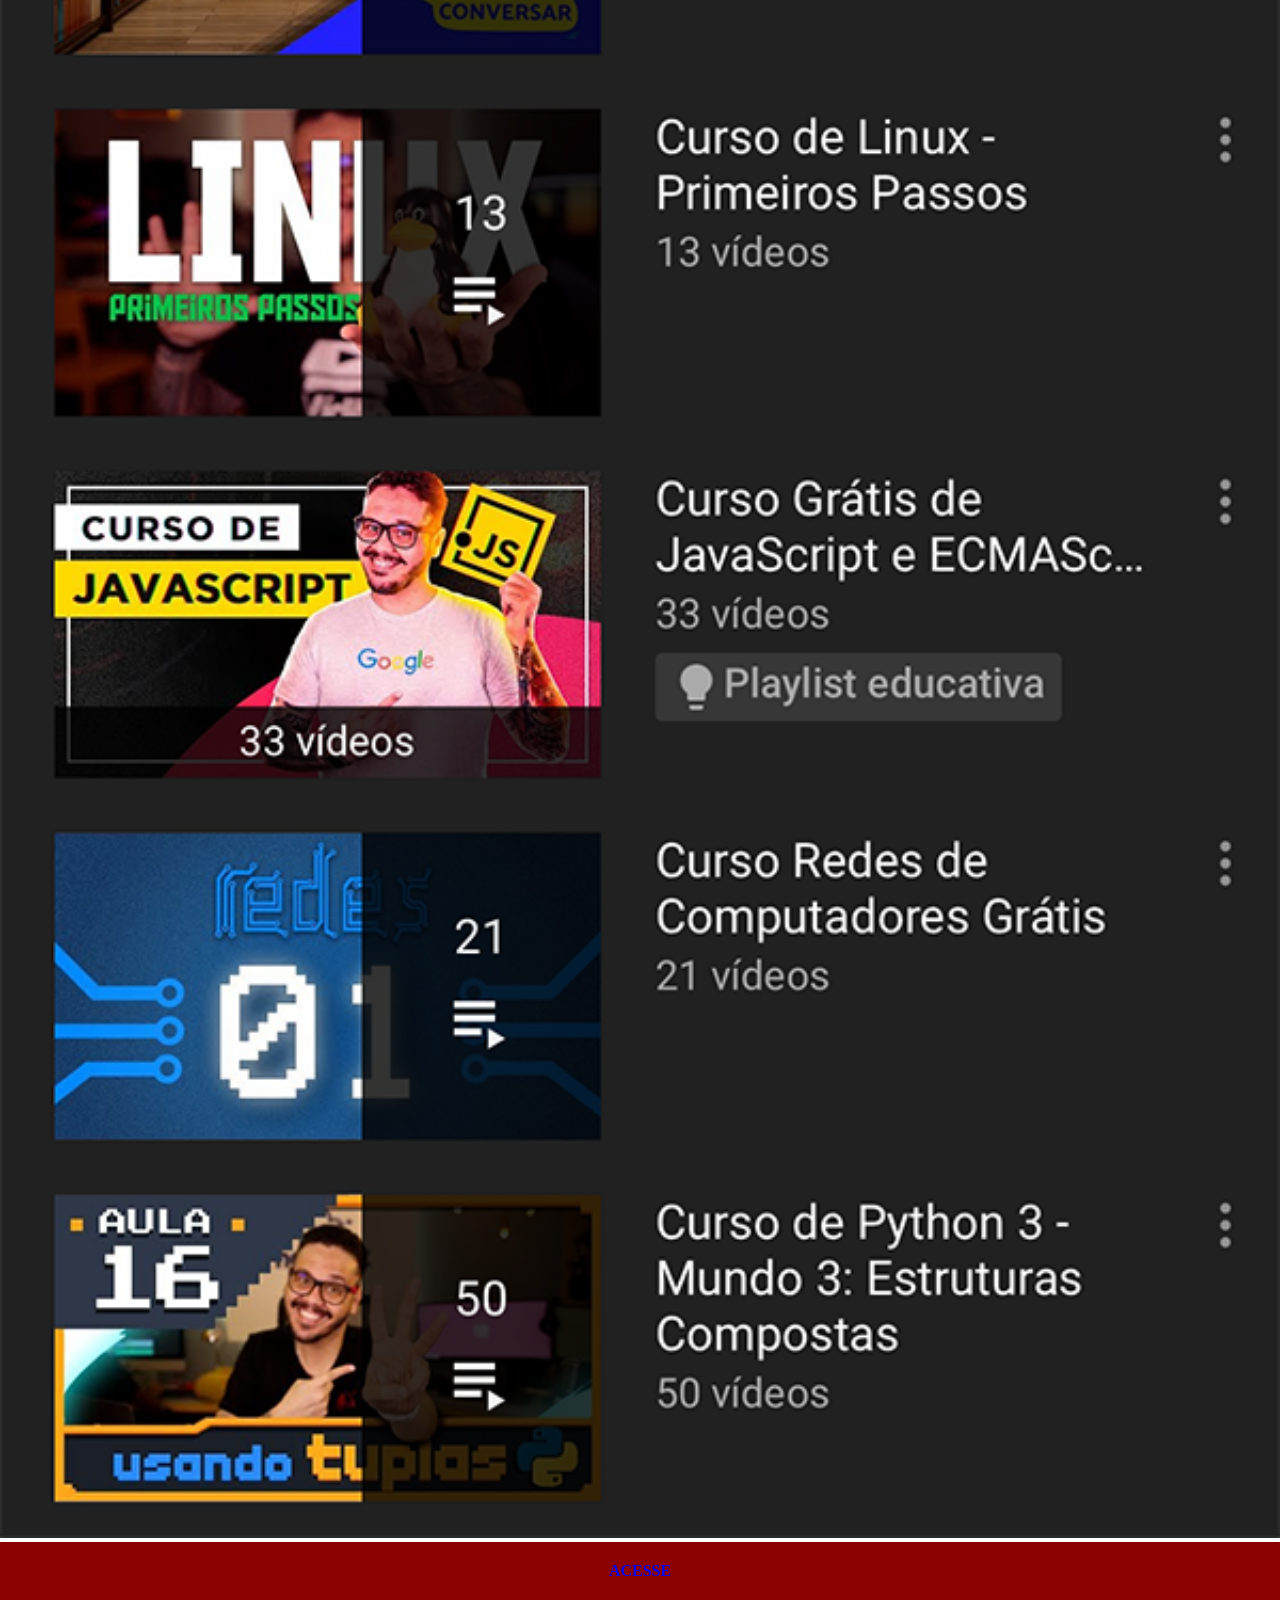
<file: youtube.html>
<!DOCTYPE html>
<html lang="pt-br">
<head>
    <meta charset="UTF-8">
    <meta name="viewport" content="width=device-width, initial-scale=1.0">
    <title>YouTube</title>
    <link rel="stylesheet" href="estilos/social.css">
</head>
<body>
    <img src="imagens/tela-youtube.png" alt="Youtube">
    <a href="https://www.youtube.com/user/cursoemvideo/playlists" target="_blank">ACESSE</a>
</body>
</html>
</file>
<file: estilos/style.css>
@charset "UTF-8";

*{
    margin: 0;
    padding: 0;
    font-family: Arial, Helvetica, sans-serif;
}

html, body{
    height: 100vh;
    width: 100vw;
    background-color: black;
}

body{
    background: url(../imagens/fundo-madeira.jpg)no-repeat top center;
    background-size: cover;
    background-attachment: fixed;
}

main{
    height: 100vh;
    position: relative;
}

section#telefone{
    position: absolute;
    top: 50%;
    left: 50%;
    transform: translate(-50%, -50%);

    height: 627px;
    width: 311px;
    background: url(../imagens/frame-iphone.png)no-repeat;
}

iframe#tela{
    position: relative;
    top: 80px;
    left: 22px;
    width: 267px;
    height: 471px;
}

section#redes-sociais{
    text-align: right;

}

section#redes-sociais > a > img{
    width: 50px;
    margin: 10px;
    border-radius: 50%;
    box-shadow: 2px 2px 5px rgba(0, 0, 0, 0.664);
    box-sizing: border-box;
}

section#redes-sociais img:hover{
    border: 2px solid rgba(255, 255, 255, 0.719);
    transform: translate(-3px, -3px);
    box-shadow: 5px 5px 10px rgba(0, 0, 0, 0.678);
    transition: transform .5s;
}
</file>
<file: estilos/social.css>
@charset "UTF-8";

*{
            margin: 0px;
            padding: 0px;
        }
        ::-webkit-scrollbar{
            width: 0px;
            height: 0px;
        }

        img{
            width: 100vw;
        }
        a{
            display: block;
            background-color: darkred;
            padding: 20px;
            text-align: center;
            font-weight: bolder;
            text-decoration: none;
        }
        a:hover{
            background-color: red;
        }
</file>
